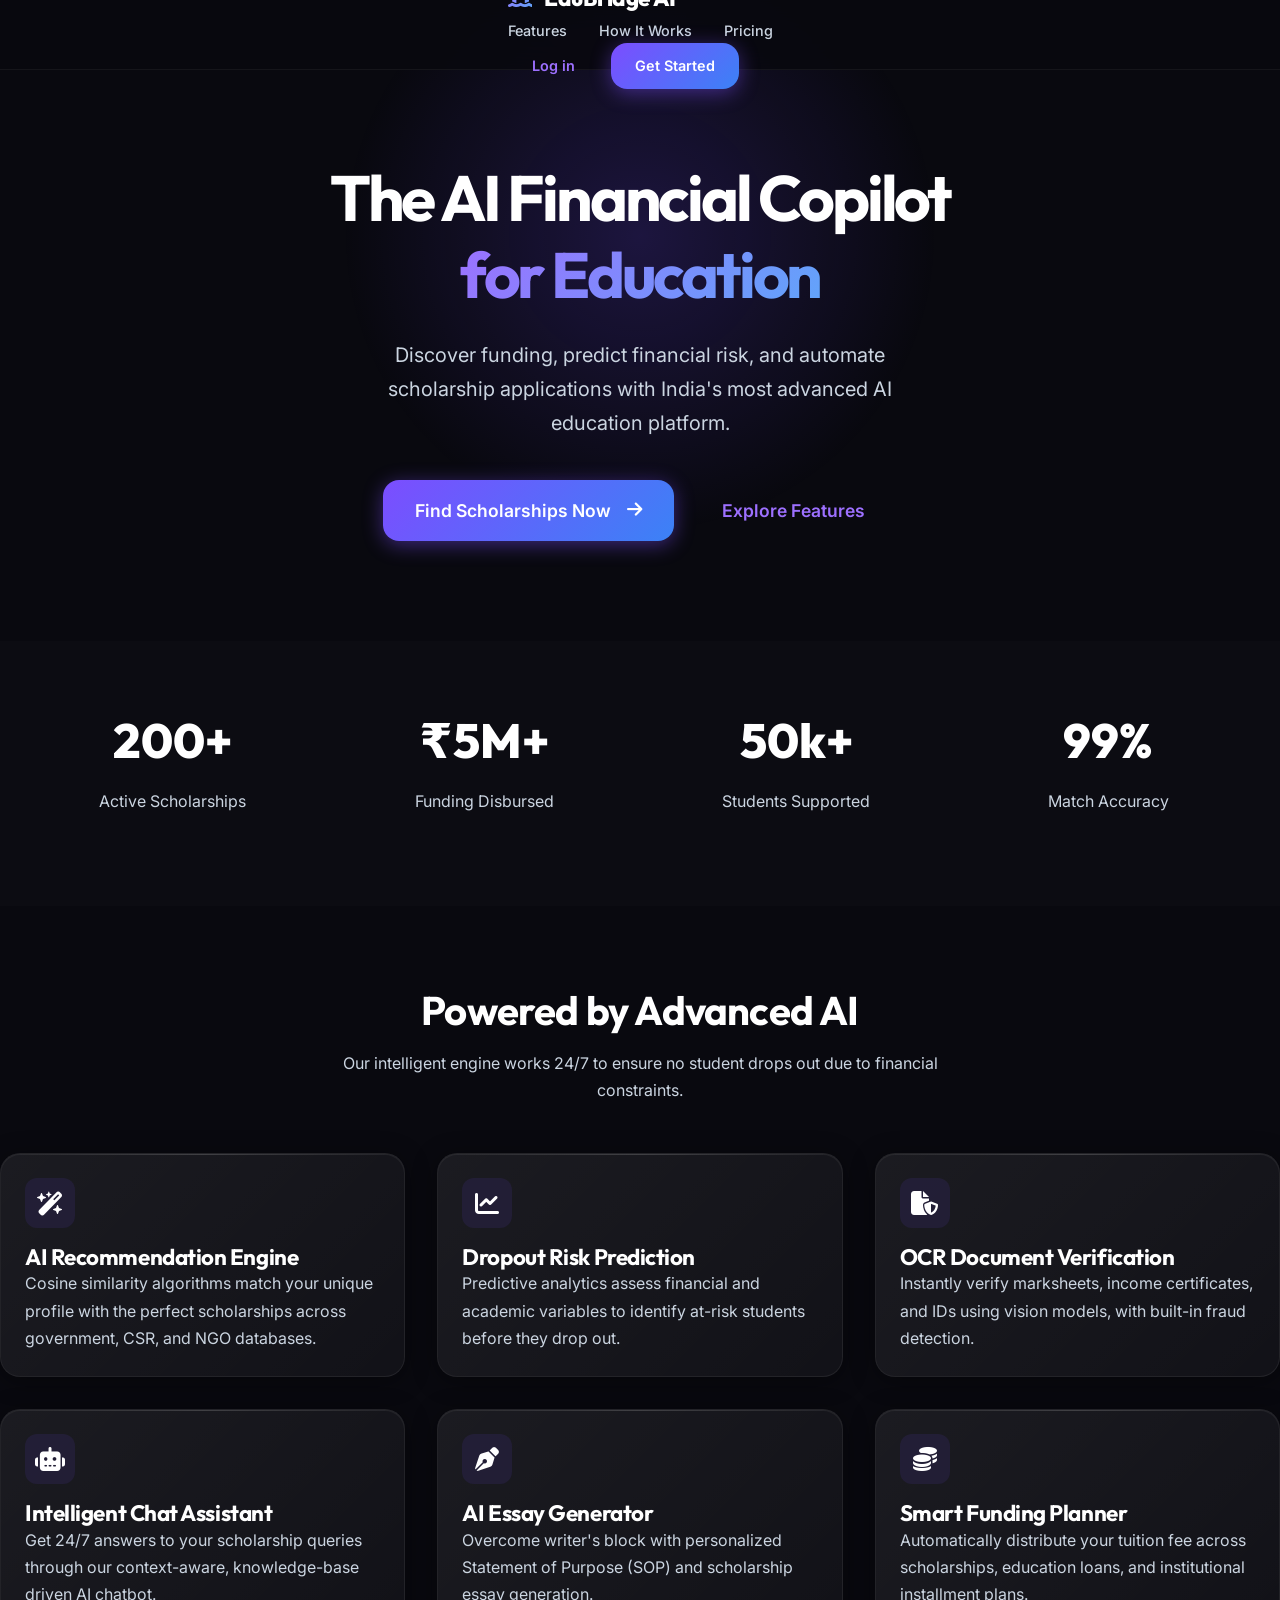
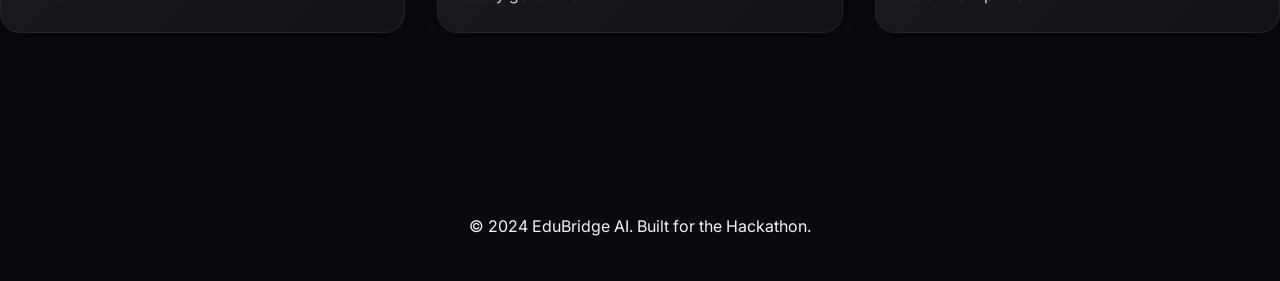
<file: index.html>
<!DOCTYPE html>
<html lang="en">
<head>
    <meta charset="UTF-8">
    <meta name="viewport" content="width=device-width, initial-scale=1.0">
    <title>EduBridge AI | The AI Financial Copilot for Education</title>
    <link rel="stylesheet" href="./frontend/css/main.css">
    <link rel="stylesheet" href="https://cdnjs.cloudflare.com/ajax/libs/font-awesome/6.4.0/css/all.min.css">
    <style>
        .hero {
            padding: 160px 0 100px;
            text-align: center;
            position: relative;
            overflow: hidden;
        }
        .hero::before {
            content: '';
            position: absolute;
            top: -10%;
            left: 50%;
            transform: translateX(-50%);
            width: 600px;
            height: 600px;
            background: radial-gradient(circle, rgba(108,71,255,0.2) 0%, rgba(10,10,15,0) 70%);
            z-index: -1;
        }
        .hero h1 {
            font-size: 4rem;
            margin-bottom: 1.5rem;
            letter-spacing: -0.05em;
        }
        .hero p {
            font-size: 1.25rem;
            color: var(--text-muted);
            max-width: 600px;
            margin: 0 auto 2.5rem;
        }
        .features {
            padding: 80px 0;
        }
        .features-grid {
            display: grid;
            grid-template-columns: repeat(auto-fit, minmax(300px, 1fr));
            gap: 2rem;
            margin-top: 3rem;
        }
        .feature-icon {
            width: 50px;
            height: 50px;
            border-radius: 12px;
            background: rgba(108, 71, 255, 0.1);
            color: var(--primary);
            display: flex;
            align-items: center;
            justify-content: center;
            font-size: 1.5rem;
            margin-bottom: 1rem;
        }
        .stats {
            padding: 60px 0;
            border-top: 1px solid var(--border-color);
            border-bottom: 1px solid var(--border-color);
            background: rgba(255,255,255,0.01);
        }
        .stats-grid {
            display: grid;
            grid-template-columns: repeat(4, 1fr);
            gap: 2rem;
            text-align: center;
        }
        .stat-number {
            font-size: 3rem;
            font-weight: 800;
            font-family: var(--font-display);
            margin-bottom: 0.5rem;
        }
    </style>
</head>
<body>
    <nav class="navbar">
        <div class="container">
            <a href="index.html" class="nav-brand">
                <i class="fa-solid fa-bridge-water text-gradient"></i> EduBridge AI
            </a>
            <ul class="nav-links">
                <li><a href="#features">Features</a></li>
                <li><a href="#how-it-works">How It Works</a></li>
                <li><a href="#pricing">Pricing</a></li>
            </ul>
            <div class="nav-auth">
                <a href="./frontend/pages/login.html" class="btn btn-outline">Log in</a>
                <a href="./frontend/pages/register.html" class="btn btn-primary">Get Started</a>
            </div>
        </div>
    </nav>

    <section class="hero animate-fade-in">
        <div class="container">
            <h1>The AI Financial Copilot <br> <span class="text-gradient">for Education</span></h1>
            <p>Discover funding, predict financial risk, and automate scholarship applications with India's most advanced AI education platform.</p>
            <div style="display: flex; gap: 1rem; justify-content: center;">
                <a href="./frontend/pages/register.html" class="btn btn-primary" style="padding: 1rem 2rem; font-size: 1.1rem;">Find Scholarships Now <i class="fa-solid fa-arrow-right" style="margin-left: 8px;"></i></a>
                <a href="#features" class="btn btn-outline" style="padding: 1rem 2rem; font-size: 1.1rem;">Explore Features</a>
            </div>
        </div>
    </section>

    <section class="stats">
        <div class="container stats-grid">
            <div>
                <div class="stat-number text-gradient-light">200+</div>
                <div class="text-muted">Active Scholarships</div>
            </div>
            <div>
                <div class="stat-number text-gradient-light">₹5M+</div>
                <div class="text-muted">Funding Disbursed</div>
            </div>
            <div>
                <div class="stat-number text-gradient-light">50k+</div>
                <div class="text-muted">Students Supported</div>
            </div>
            <div>
                <div class="stat-number text-gradient-light">99%</div>
                <div class="text-muted">Match Accuracy</div>
            </div>
        </div>
    </section>

    <section id="features" class="features container">
        <h2 class="text-center" style="font-size: 2.5rem; margin-bottom: 1rem;">Powered by Advanced AI</h2>
        <p class="text-center text-muted" style="max-width: 600px; margin: 0 auto;">Our intelligent engine works 24/7 to ensure no student drops out due to financial constraints.</p>
        
        <div class="features-grid">
            <div class="glass-card">
                <div class="feature-icon"><i class="fa-solid fa-wand-magic-sparkles"></i></div>
                <h3>AI Recommendation Engine</h3>
                <p class="text-muted mt-1">Cosine similarity algorithms match your unique profile with the perfect scholarships across government, CSR, and NGO databases.</p>
            </div>
            <div class="glass-card">
                <div class="feature-icon"><i class="fa-solid fa-chart-line"></i></div>
                <h3>Dropout Risk Prediction</h3>
                <p class="text-muted mt-1">Predictive analytics assess financial and academic variables to identify at-risk students before they drop out.</p>
            </div>
            <div class="glass-card">
                <div class="feature-icon"><i class="fa-solid fa-file-shield"></i></div>
                <h3>OCR Document Verification</h3>
                <p class="text-muted mt-1">Instantly verify marksheets, income certificates, and IDs using vision models, with built-in fraud detection.</p>
            </div>
            <div class="glass-card">
                <div class="feature-icon"><i class="fa-solid fa-robot"></i></div>
                <h3>Intelligent Chat Assistant</h3>
                <p class="text-muted mt-1">Get 24/7 answers to your scholarship queries through our context-aware, knowledge-base driven AI chatbot.</p>
            </div>
            <div class="glass-card">
                <div class="feature-icon"><i class="fa-solid fa-pen-nib"></i></div>
                <h3>AI Essay Generator</h3>
                <p class="text-muted mt-1">Overcome writer's block with personalized Statement of Purpose (SOP) and scholarship essay generation.</p>
            </div>
            <div class="glass-card">
                <div class="feature-icon"><i class="fa-solid fa-coins"></i></div>
                <h3>Smart Funding Planner</h3>
                <p class="text-muted mt-1">Automatically distribute your tuition fee across scholarships, education loans, and institutional installment plans.</p>
            </div>
        </div>
    </section>

    <footer style="text-align: center; padding: 40px 0; border-top: 1px solid var(--border-color); margin-top: 60px; color: var(--text-muted);">
        <p>&copy; 2024 EduBridge AI. Built for the Hackathon.</p>
    </footer>
</body>
</html>
</file>
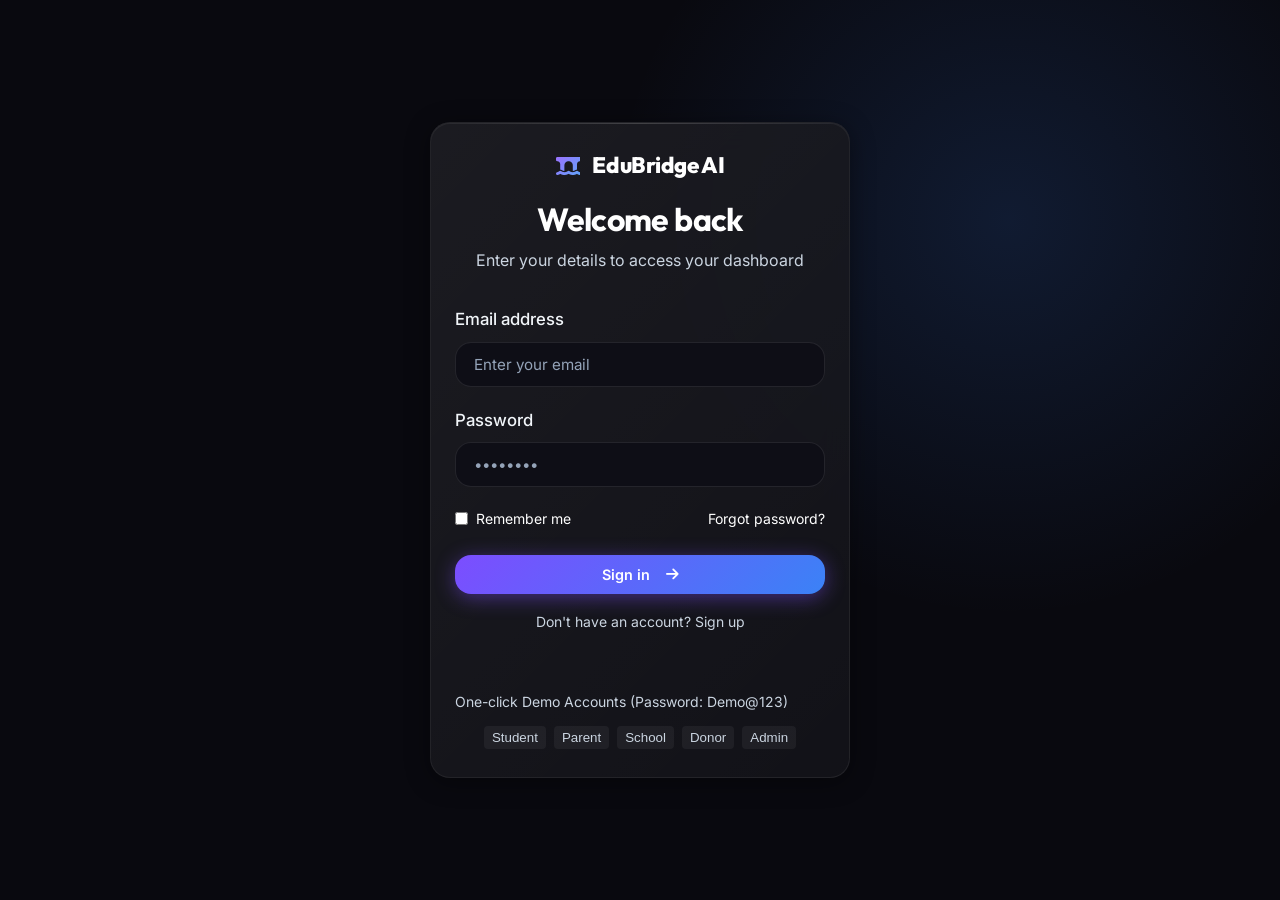
<file: frontend/pages/login.html>
<!DOCTYPE html>
<html lang="en">
<head>
    <meta charset="UTF-8">
    <meta name="viewport" content="width=device-width, initial-scale=1.0">
    <title>Login | EduBridge AI</title>
    <link rel="stylesheet" href="../css/main.css">
    <link rel="stylesheet" href="https://cdnjs.cloudflare.com/ajax/libs/font-awesome/6.4.0/css/all.min.css">
    <style>
        .auth-container {
            min-height: 100vh;
            display: flex;
            align-items: center;
            justify-content: center;
            padding: 2rem;
            position: relative;
            overflow: hidden;
        }
        .auth-container::before {
            content: '';
            position: absolute;
            top: -20%;
            right: -10%;
            width: 800px;
            height: 800px;
            background: radial-gradient(circle, rgba(59,130,246,0.15) 0%, rgba(10,10,15,0) 70%);
            z-index: -1;
        }
        .auth-card {
            width: 100%;
            max-width: 420px;
        }
        .auth-header {
            text-align: center;
            margin-bottom: 2rem;
        }
        .auth-header h1 {
            font-size: 2rem;
            margin-bottom: 0.5rem;
        }
        .form-options {
            display: flex;
            justify-content: space-between;
            align-items: center;
            font-size: 0.875rem;
            margin-bottom: 1.5rem;
        }
        .form-options a {
            color: var(--primary);
            text-decoration: none;
        }
        .demo-credentials {
            margin-top: 2rem;
            padding-top: 1.5rem;
            border-top: 1px solid var(--border-color);
            font-size: 0.875rem;
        }
        .demo-btn {
            display: inline-block;
            padding: 0.25rem 0.5rem;
            background: rgba(255,255,255,0.05);
            border: 1px solid var(--border-color);
            border-radius: 4px;
            cursor: pointer;
            margin: 0.25rem;
            color: var(--text-muted);
            transition: all 0.2s;
        }
        .demo-btn:hover {
            color: white;
            border-color: var(--primary);
        }
    </style>
</head>
<body>
    <div class="auth-container">
        <div class="glass-card auth-card animate-fade-in">
            <div class="auth-header">
                <a href="../../index.html" class="nav-brand" style="justify-content: center; margin-bottom: 1rem;">
                    <i class="fa-solid fa-bridge-water text-gradient"></i> EduBridge AI
                </a>
                <h1>Welcome back</h1>
                <p class="text-muted">Enter your details to access your dashboard</p>
            </div>

            <form id="loginForm">
                <div class="form-group">
                    <label class="form-label">Email address</label>
                    <input type="email" id="email" class="form-control" required placeholder="Enter your email">
                </div>
                
                <div class="form-group">
                    <label class="form-label">Password</label>
                    <input type="password" id="password" class="form-control" required placeholder="••••••••">
                </div>

                <div class="form-options">
                    <label style="display: flex; align-items: center; gap: 0.5rem;">
                        <input type="checkbox"> Remember me
                    </label>
                    <a href="#">Forgot password?</a>
                </div>

                <button type="submit" class="btn btn-primary" style="width: 100%;">Sign in <i class="fa-solid fa-arrow-right" style="margin-left: 8px;"></i></button>
            </form>

            <div class="text-center mt-4">
                <p class="text-muted" style="font-size: 0.875rem;">
                    Don't have an account? <a href="register.html" style="color: var(--primary); text-decoration: none;">Sign up</a>
                </p>
            </div>

            <div class="demo-credentials">
                <p class="text-muted" style="margin-bottom: 0.5rem;">One-click Demo Accounts (Password: Demo@123)</p>
                <div style="display: flex; flex-wrap: wrap; justify-content: center;">
                    <button class="demo-btn" onclick="fillDemo('student')">Student</button>
                    <button class="demo-btn" onclick="fillDemo('parent')">Parent</button>
                    <button class="demo-btn" onclick="fillDemo('school')">School</button>
                    <button class="demo-btn" onclick="fillDemo('donor')">Donor</button>
                    <button class="demo-btn" onclick="fillDemo('admin')">Admin</button>
                </div>
            </div>
        </div>
    </div>

    <script src="../js/core/api.js"></script>
    <script>
        document.getElementById('loginForm').addEventListener('submit', async (e) => {
            e.preventDefault();
            const btn = e.target.querySelector('button[type="submit"]');
            btn.innerHTML = '<i class="fa-solid fa-circle-notch fa-spin"></i> Signing in...';
            btn.disabled = true;

            try {
                const data = await API.login(
                    document.getElementById('email').value,
                    document.getElementById('password').value
                );
                
                UI.showToast('Login successful! Redirecting...', 'success');
                
                // Route to correct dashboard based on role
                setTimeout(() => {
                    const role = data.user.role;
                    if (role === 'student') window.location.href = 'student-dashboard.html';
                    else if (role === 'school') window.location.href = 'school-dashboard.html';
                    else if (role === 'donor') window.location.href = 'donor-dashboard.html';
                    else if (role === 'admin') window.location.href = 'admin-dashboard.html';
                    else window.location.href = '../../index.html';
                }, 1000);
            } catch (error) {
                UI.showToast(error.message, 'error');
                btn.innerHTML = 'Sign in <i class="fa-solid fa-arrow-right" style="margin-left: 8px;"></i>';
                btn.disabled = false;
            }
        });

        function fillDemo(role) {
            document.getElementById('email').value = `${role}@demo.com`;
            document.getElementById('password').value = 'Demo@123';
        }
    </script>
</body>
</html>
</file>
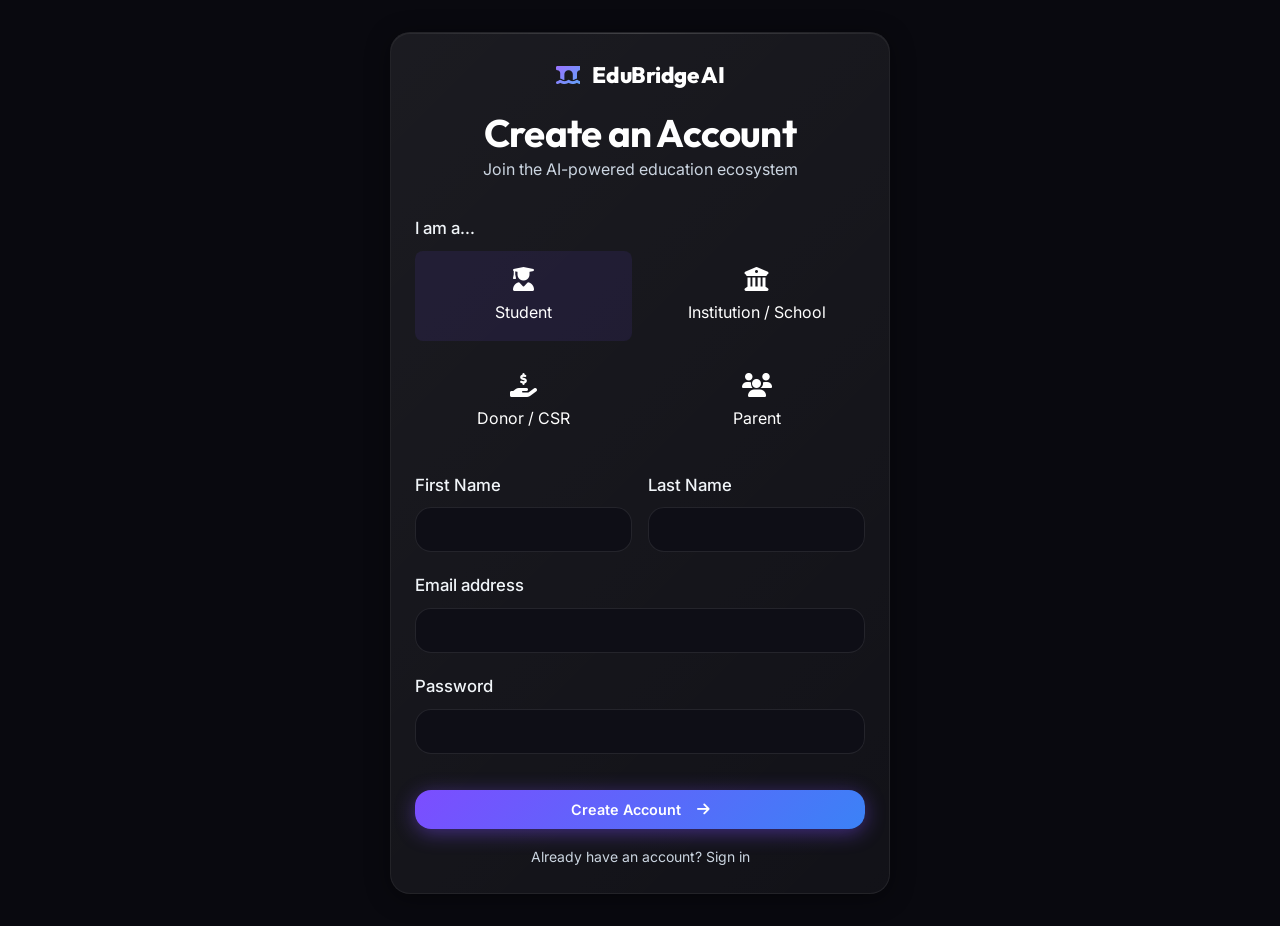
<file: frontend/pages/register.html>
<!DOCTYPE html>
<html lang="en">
<head>
    <meta charset="UTF-8">
    <meta name="viewport" content="width=device-width, initial-scale=1.0">
    <title>Register | EduBridge AI</title>
    <link rel="stylesheet" href="../css/main.css">
    <link rel="stylesheet" href="https://cdnjs.cloudflare.com/ajax/libs/font-awesome/6.4.0/css/all.min.css">
    <style>
        .auth-container {
            min-height: 100vh;
            display: flex;
            align-items: center;
            justify-content: center;
            padding: 2rem;
            position: relative;
        }
        .auth-card {
            width: 100%;
            max-width: 500px;
        }
        .auth-header {
            text-align: center;
            margin-bottom: 2rem;
        }
        .role-selector {
            display: grid;
            grid-template-columns: repeat(2, 1fr);
            gap: 1rem;
            margin-bottom: 1.5rem;
        }
        .role-card {
            border: 1px solid var(--border-color);
            border-radius: 8px;
            padding: 1rem;
            text-align: center;
            cursor: pointer;
            transition: all 0.2s;
        }
        .role-card:hover {
            border-color: var(--primary);
            background: rgba(108,71,255,0.05);
        }
        .role-card.active {
            border-color: var(--primary);
            background: rgba(108,71,255,0.1);
        }
        .grid-2 {
            display: grid;
            grid-template-columns: 1fr 1fr;
            gap: 1rem;
        }
    </style>
</head>
<body>
    <div class="auth-container">
        <div class="glass-card auth-card animate-fade-in">
            <div class="auth-header">
                <a href="../../index.html" class="nav-brand" style="justify-content: center; margin-bottom: 1rem;">
                    <i class="fa-solid fa-bridge-water text-gradient"></i> EduBridge AI
                </a>
                <h1>Create an Account</h1>
                <p class="text-muted">Join the AI-powered education ecosystem</p>
            </div>

            <form id="registerForm">
                <label class="form-label">I am a...</label>
                <div class="role-selector" id="roleSelector">
                    <div class="role-card active" data-role="student">
                        <i class="fa-solid fa-user-graduate" style="font-size: 1.5rem; margin-bottom: 0.5rem; color: var(--primary);"></i>
                        <div>Student</div>
                    </div>
                    <div class="role-card" data-role="school">
                        <i class="fa-solid fa-building-columns" style="font-size: 1.5rem; margin-bottom: 0.5rem; color: var(--secondary);"></i>
                        <div>Institution / School</div>
                    </div>
                    <div class="role-card" data-role="donor">
                        <i class="fa-solid fa-hand-holding-dollar" style="font-size: 1.5rem; margin-bottom: 0.5rem; color: var(--success);"></i>
                        <div>Donor / CSR</div>
                    </div>
                    <div class="role-card" data-role="parent">
                        <i class="fa-solid fa-users" style="font-size: 1.5rem; margin-bottom: 0.5rem; color: var(--warning);"></i>
                        <div>Parent</div>
                    </div>
                </div>

                <div class="grid-2">
                    <div class="form-group">
                        <label class="form-label">First Name</label>
                        <input type="text" id="firstName" class="form-control" required>
                    </div>
                    <div class="form-group">
                        <label class="form-label">Last Name</label>
                        <input type="text" id="lastName" class="form-control" required>
                    </div>
                </div>

                <div class="form-group" id="orgNameGroup" style="display: none;">
                    <label class="form-label">Organization / Institution Name</label>
                    <input type="text" id="orgName" class="form-control">
                </div>

                <div class="form-group">
                    <label class="form-label">Email address</label>
                    <input type="email" id="email" class="form-control" required>
                </div>
                
                <div class="form-group">
                    <label class="form-label">Password</label>
                    <input type="password" id="password" class="form-control" required minlength="6">
                </div>

                <button type="submit" class="btn btn-primary" style="width: 100%; margin-top: 1rem;">Create Account <i class="fa-solid fa-arrow-right" style="margin-left: 8px;"></i></button>
            </form>

            <div class="text-center mt-4">
                <p class="text-muted" style="font-size: 0.875rem;">
                    Already have an account? <a href="login.html" style="color: var(--primary); text-decoration: none;">Sign in</a>
                </p>
            </div>
        </div>
    </div>

    <script src="../js/core/api.js"></script>
    <script>
        let selectedRole = 'student';

        document.querySelectorAll('.role-card').forEach(card => {
            card.addEventListener('click', () => {
                document.querySelectorAll('.role-card').forEach(c => c.classList.remove('active'));
                card.classList.add('active');
                selectedRole = card.dataset.role;
                
                const orgGroup = document.getElementById('orgNameGroup');
                if (['school', 'donor'].includes(selectedRole)) {
                    orgGroup.style.display = 'block';
                    document.getElementById('orgName').required = true;
                } else {
                    orgGroup.style.display = 'none';
                    document.getElementById('orgName').required = false;
                }
            });
        });

        document.getElementById('registerForm').addEventListener('submit', async (e) => {
            e.preventDefault();
            const btn = e.target.querySelector('button[type="submit"]');
            btn.innerHTML = '<i class="fa-solid fa-circle-notch fa-spin"></i> Creating...';
            btn.disabled = true;

            const payload = {
                role: selectedRole,
                first_name: document.getElementById('firstName').value,
                last_name: document.getElementById('lastName').value,
                email: document.getElementById('email').value,
                password: document.getElementById('password').value,
                organization_name: document.getElementById('orgName').value,
            };

            try {
                const data = await API.request('/auth/register', {
                    method: 'POST',
                    body: JSON.stringify(payload)
                });
                
                UI.showToast('Registration successful! Please login.', 'success');
                setTimeout(() => window.location.href = 'login.html', 1500);
            } catch (error) {
                UI.showToast(error.message, 'error');
                btn.innerHTML = 'Create Account <i class="fa-solid fa-arrow-right" style="margin-left: 8px;"></i>';
                btn.disabled = false;
            }
        });
    </script>
</body>
</html>
</file>
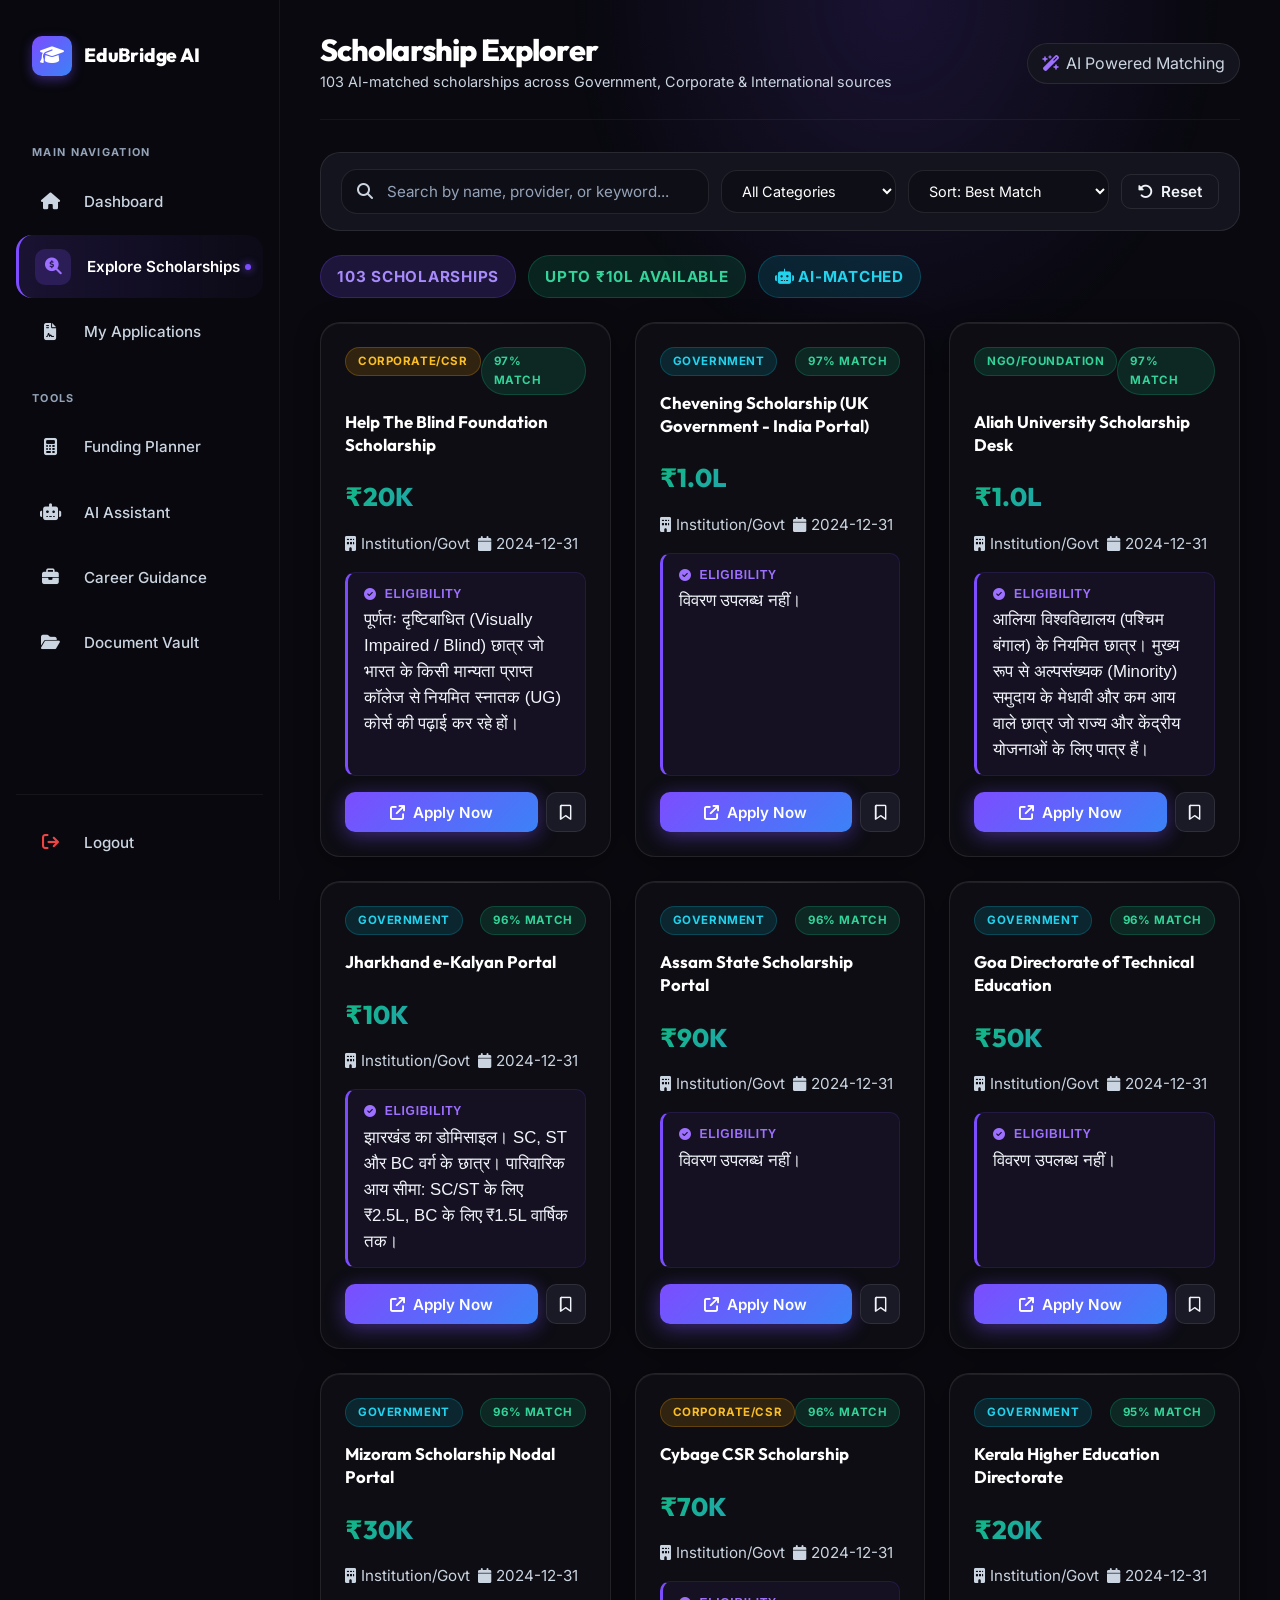
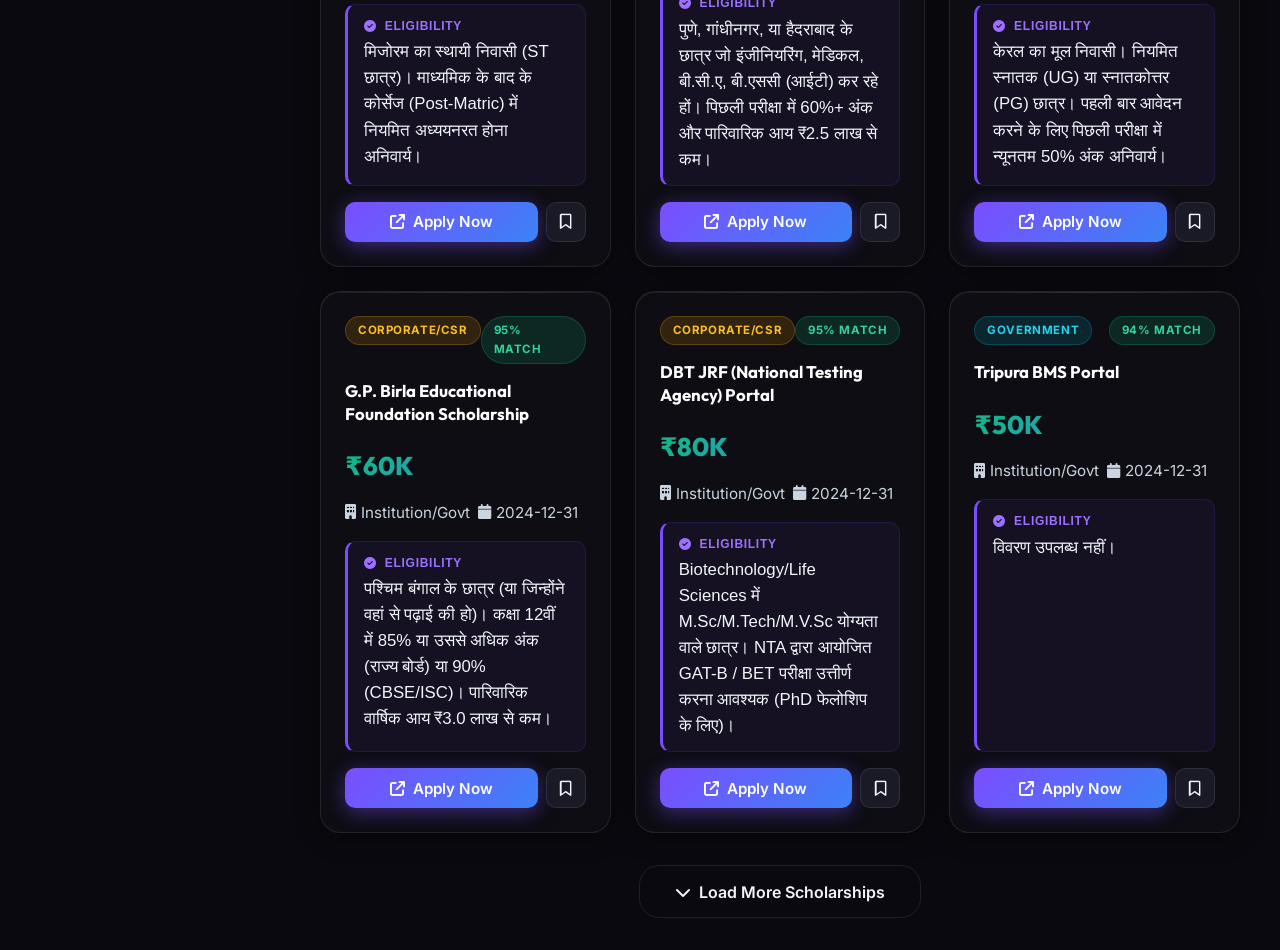
<file: frontend/pages/scholarships.html>
<!DOCTYPE html>
<html lang="en">
<head>
    <meta charset="UTF-8">
    <meta name="viewport" content="width=device-width, initial-scale=1.0">
    <title>Scholarship Explorer | EduBridge AI</title>
    <meta name="description" content="Explore 100+ scholarships tailored to your academic profile with AI-powered matching.">
    <link rel="stylesheet" href="../css/main.css">
    <link rel="stylesheet" href="https://cdnjs.cloudflare.com/ajax/libs/font-awesome/6.5.0/css/all.min.css">
</head>
<body>

<!-- Mobile Top Bar -->
<div class="mobile-topbar" id="mobileTopbar">
    <button class="hamburger-btn" onclick="toggleSidebar()" aria-label="Open menu">
        <i class="fa-solid fa-bars"></i>
    </button>
    <span style="font-family:var(--font-display);font-weight:800;font-size:1.1rem;">EduBridge AI</span>
    <div class="avatar" style="width:36px;height:36px;font-size:1.05rem;">S</div>
</div>
<div class="sidebar-overlay" id="sidebarOverlay" onclick="toggleSidebar()"></div>

<div class="dashboard-layout">
    <!-- ═══ SIDEBAR ═══ -->
    <aside class="sidebar" id="sidebar">
        <a href="../../index.html" class="sidebar-brand">
            <div class="sidebar-brand-icon"><i class="fa-solid fa-graduation-cap"></i></div>
            <span class="sidebar-brand-text">EduBridge AI</span>
        </a>

        <span class="sidebar-section-label">Main Navigation</span>

        <a href="student-dashboard.html" class="nav-item">
            <div class="nav-item-icon"><i class="fa-solid fa-house"></i></div>
            <span>Dashboard</span>
        </a>
        <a href="scholarships.html" class="nav-item active">
            <div class="nav-item-icon"><i class="fa-solid fa-magnifying-glass-dollar"></i></div>
            <span>Explore Scholarships</span>
        </a>
        <a href="applications.html" class="nav-item">
            <div class="nav-item-icon"><i class="fa-solid fa-file-contract"></i></div>
            <span>My Applications</span>
        </a>

        <span class="sidebar-section-label">Tools</span>

        <a href="funding-planner.html" class="nav-item">
            <div class="nav-item-icon"><i class="fa-solid fa-calculator"></i></div>
            <span>Funding Planner</span>
        </a>
        <a href="ai-chat.html" class="nav-item">
            <div class="nav-item-icon"><i class="fa-solid fa-robot"></i></div>
            <span>AI Assistant</span>
        </a>
        <a href="career.html" class="nav-item">
            <div class="nav-item-icon"><i class="fa-solid fa-briefcase"></i></div>
            <span>Career Guidance</span>
        </a>
        <a href="documents.html" class="nav-item">
            <div class="nav-item-icon"><i class="fa-solid fa-folder-open"></i></div>
            <span>Document Vault</span>
        </a>

        <div class="sidebar-footer">
            <a href="#" class="nav-item" onclick="handleLogout(event)">
                <div class="nav-item-icon" style="color:var(--clr-danger)"><i class="fa-solid fa-arrow-right-from-bracket"></i></div>
                <span>Logout</span>
            </a>
        </div>
    </aside>

    <!-- ═══ MAIN CONTENT ═══ -->
    <main class="main-content">
        <div class="page-content">

            <!-- Top Header -->
            <div class="top-header animate-fade-up">
                <div>
                    <h1 class="page-title">Scholarship Explorer</h1>
                    <p class="page-subtitle" id="scholarshipCount">Loading scholarships...</p>
                </div>
                <div class="header-actions">
                    <div style="background:var(--bg-elevated);border:1px solid var(--border-soft);border-radius:var(--r-full);padding:6px 14px;font-size:1rem;color:var(--text-muted);display:flex;align-items:center;gap:6px;">
                        <i class="fa-solid fa-wand-magic-sparkles" style="color:var(--clr-primary-light)"></i>
                        AI Powered Matching
                    </div>
                </div>
            </div>

            <!-- Filter Bar -->
            <div class="filter-bar animate-fade-up delay-1">
                <div class="filter-search input-icon-wrap">
                    <i class="input-icon fa-solid fa-magnifying-glass"></i>
                    <input type="text" class="form-control filter-input" id="searchInput"
                        placeholder="Search by name, provider, or keyword..."
                        oninput="filterScholarships()">
                </div>
                <select class="filter-select" id="typeFilter" onchange="filterScholarships()">
                    <option value="">All Categories</option>
                    <option value="government">Government</option>
                    <option value="csr">CSR / Corporate</option>
                    <option value="ngo">NGO / Foundation</option>
                    <option value="international">International</option>
                    <option value="psu">PSU</option>
                    <option value="university">University</option>
                </select>
                <select class="filter-select" id="sortFilter" onchange="filterScholarships()">
                    <option value="fit">Sort: Best Match</option>
                    <option value="amount_high">Sort: Highest Amount</option>
                    <option value="amount_low">Sort: Lowest Amount</option>
                    <option value="name">Sort: Name A-Z</option>
                </select>
                <button class="btn btn-ghost btn-sm" onclick="resetFilters()" style="white-space:nowrap">
                    <i class="fa-solid fa-rotate-left"></i> Reset
                </button>
            </div>

            <!-- Stats Bar -->
            <div class="flex gap-3 mb-6 animate-fade-up delay-2" id="statsBar" style="flex-wrap:wrap;">
                <div class="badge badge-primary" style="padding:.5rem 1rem;font-size:.95rem;" id="countBadge">0 scholarships</div>
                <div class="badge badge-success" style="padding:.5rem 1rem;font-size:.95rem;">Upto ₹10L available</div>
                <div class="badge badge-info" style="padding:.5rem 1rem;font-size:.95rem;"><i class="fa-solid fa-robot"></i> AI-Matched</div>
            </div>

            <!-- Scholarship Grid -->
            <div class="scholarship-grid animate-fade-up delay-3" id="scholarshipsContainer">
                <div style="grid-column:1/-1;text-align:center;padding:5rem;color:var(--text-muted);">
                    <i class="fa-solid fa-circle-notch fa-spin" style="font-size:2rem;margin-bottom:1rem;display:block;color:var(--clr-primary-light);"></i>
                    <p>AI is analyzing your profile to find best matches...</p>
                </div>
            </div>

            <!-- Load More -->
            <div class="text-center mt-8" id="loadMoreWrap" style="display:none;">
                <button class="btn btn-ghost btn-lg" id="loadMoreBtn" onclick="loadMore()">
                    <i class="fa-solid fa-chevron-down"></i> Load More Scholarships
                </button>
            </div>

        </div>
    </main>
</div>

<!-- Toast Container -->
<div class="toast-container" id="toastContainer"></div>

<script src="../js/core/api.js"></script>
<script>
// ══════════════════════════════════════════
//  Scholarship Explorer JS — EduBridge AI v3
// ══════════════════════════════════════════

const SCHOLARSHIPS_PER_PAGE = 12;
let currentPage = 1;
let filteredData = [];

// Type mapping for display
const typeLabels = {
    government:   { label: 'Government',   badgeClass: 'badge-info' },
    csr:          { label: 'Corporate/CSR', badgeClass: 'badge-warning' },
    ngo:          { label: 'NGO/Foundation',badgeClass: 'badge-success' },
    international:{ label: 'International', badgeClass: 'badge-primary' },
    psu:          { label: 'PSU',           badgeClass: 'badge-neutral' },
    university:   { label: 'University',    badgeClass: 'badge-danger' }
};

// ── Sidebar Toggle ──
function toggleSidebar() {
    document.getElementById('sidebar').classList.toggle('open');
    document.getElementById('sidebarOverlay').classList.toggle('active');
}

// ── Logout ──
function handleLogout(e) {
    e.preventDefault();
    if (typeof API !== 'undefined' && API.logout) API.logout();
    else { localStorage.clear(); window.location.href = 'login.html'; }
}

// ── Toast ──
function showToast(msg, type = 'info') {
    const container = document.getElementById('toastContainer');
    const toast = document.createElement('div');
    toast.className = `toast ${type}`;
    toast.innerHTML = msg;
    container.appendChild(toast);
    setTimeout(() => { toast.style.opacity='0'; toast.style.transform='translateX(120%)'; toast.style.transition='all .3s ease'; setTimeout(()=>toast.remove(),300); }, 4000);
}

// ── Format currency ──
function formatAmount(amount) {
    if (!amount) return 'Varies';
    if (amount >= 100000) return '₹' + (amount/100000).toFixed(1) + 'L';
    if (amount >= 1000)   return '₹' + (amount/1000).toFixed(0) + 'K';
    return '₹' + amount;
}

// ── Get fit badge ──
function getFitBadge(score) {
    if (!score) return '';
    const cls = score >= 85 ? 'badge-success' : score >= 70 ? 'badge-warning' : 'badge-neutral';
    return `<span class="badge ${cls}" title="AI Match Score">${score}% match</span>`;
}

// ── Render card ──
function renderCard(s) {
    const typeInfo = typeLabels[s.type] || typeLabels['ngo'];
    const reqText = s.requirement || 'Eligibility details not available.';
    const displayReq = reqText.length > 180 ? reqText.substring(0, 180) + '...' : reqText;

    return `
    <div class="sch-card" data-type="${s.type || ''}" data-name="${s.name || ''}">
        <div class="sch-top">
            <span class="badge ${typeInfo.badgeClass}">${typeInfo.label}</span>
            ${getFitBadge(s.fit_score)}
        </div>
        <div class="sch-name">${s.name}</div>
        <div class="sch-amount">${formatAmount(s.amount)}</div>
        <div class="sch-meta">
            <div class="sch-meta-item"><i class="fa-solid fa-building"></i> ${s.provider || 'Various'}</div>
            ${s.deadline ? `<div class="sch-meta-item"><i class="fa-solid fa-calendar"></i> ${s.deadline}</div>` : ''}
        </div>
        <div class="sch-requirement">
            <strong><i class="fa-solid fa-circle-check" style="margin-right:4px;"></i> Eligibility</strong>
            ${displayReq}
        </div>
        <div class="sch-actions">
            <a href="${s.url || '#'}" target="_blank" rel="noopener" class="btn btn-primary btn-sm" style="flex:1;">
                <i class="fa-solid fa-arrow-up-right-from-square"></i> Apply Now
            </a>
            <button class="btn btn-ghost btn-sm btn-icon" title="Save scholarship" onclick="saveScholarship(this, '${s.name.replace(/'/g,"\\'")}')">
                <i class="fa-regular fa-bookmark"></i>
            </button>
        </div>
    </div>`;
}

// ── Save scholarship ──
function saveScholarship(btn, name) {
    const icon = btn.querySelector('i');
    if (icon.classList.contains('fa-regular')) {
        icon.classList.replace('fa-regular', 'fa-solid');
        btn.style.color = 'var(--clr-primary-light)';
        showToast(`<i class="fa-solid fa-bookmark" style="color:var(--clr-primary-light)"></i> Saved: ${name}`, 'info');
    } else {
        icon.classList.replace('fa-solid', 'fa-regular');
        btn.style.color = '';
    }
}

// ── Filter & sort ──
function filterScholarships() {
    const search   = document.getElementById('searchInput').value.toLowerCase().trim();
    const typeVal  = document.getElementById('typeFilter').value;
    const sortVal  = document.getElementById('sortFilter').value;

    filteredData = window.ALL_SCHOLARSHIPS.filter(s => {
        const matchesSearch = !search ||
            (s.name && s.name.toLowerCase().includes(search)) ||
            (s.provider && s.provider.toLowerCase().includes(search)) ||
            (s.requirement && s.requirement.toLowerCase().includes(search));
        const matchesType = !typeVal || s.type === typeVal;
        return matchesSearch && matchesType;
    });

    // Sort
    if (sortVal === 'fit')          filteredData.sort((a,b) => (b.fit_score||0) - (a.fit_score||0));
    else if (sortVal === 'amount_high') filteredData.sort((a,b) => (b.amount||0) - (a.amount||0));
    else if (sortVal === 'amount_low')  filteredData.sort((a,b) => (a.amount||0) - (b.amount||0));
    else if (sortVal === 'name')        filteredData.sort((a,b) => (a.name||'').localeCompare(b.name||''));

    currentPage = 1;
    renderPage();
    document.getElementById('countBadge').textContent = `${filteredData.length} scholarships`;
}

// ── Render current page ──
function renderPage() {
    const container = document.getElementById('scholarshipsContainer');
    const start = 0;
    const end   = currentPage * SCHOLARSHIPS_PER_PAGE;
    const visible = filteredData.slice(start, end);

    if (visible.length === 0) {
        container.innerHTML = `
        <div style="grid-column:1/-1;text-align:center;padding:5rem;color:var(--text-muted);">
            <i class="fa-solid fa-circle-xmark" style="font-size:2.5rem;margin-bottom:1rem;display:block;color:var(--clr-danger);opacity:.5;"></i>
            <h3 style="margin-bottom:.5rem;color:var(--text-muted);">No scholarships found</h3>
            <p style="font-size:1.1rem;">Try adjusting your search or filters.</p>
        </div>`;
    } else {
        container.innerHTML = visible.map(s => renderCard(s)).join('');
    }

    const loadMoreWrap = document.getElementById('loadMoreWrap');
    loadMoreWrap.style.display = filteredData.length > end ? 'block' : 'none';
}

// ── Load more ──
function loadMore() {
    currentPage++;
    renderPage();
    document.getElementById('loadMoreBtn').innerHTML = '<i class="fa-solid fa-circle-notch fa-spin"></i> Loading...';
    setTimeout(() => {
        document.getElementById('loadMoreBtn').innerHTML = '<i class="fa-solid fa-chevron-down"></i> Load More Scholarships';
    }, 400);
}

// ── Reset filters ──
function resetFilters() {
    document.getElementById('searchInput').value = '';
    document.getElementById('typeFilter').value = '';
    document.getElementById('sortFilter').value = 'fit';
    filterScholarships();
}

// ── Init ──
document.addEventListener('DOMContentLoaded', () => {
    const total = window.ALL_SCHOLARSHIPS ? window.ALL_SCHOLARSHIPS.length : 0;
    document.getElementById('scholarshipCount').textContent =
        `${total} AI-matched scholarships across Government, Corporate & International sources`;
    document.getElementById('countBadge').textContent = `${total} scholarships`;
    filteredData = [...(window.ALL_SCHOLARSHIPS || [])];
    filteredData.sort((a,b) => (b.fit_score||0) - (a.fit_score||0));
    renderPage();
});
</script>

<!-- Scholarship Data (loaded first) -->
<script>
window.ALL_SCHOLARSHIPS = [
    {"name": "National Scholarship Portal (NSP)", "provider": "Institution/Govt", "type": "government", "amount": 20000, "fit_score": 71, "deadline": "2024-12-31", "url": "https://scholarships.gov.in", "requirement": "भारतीय नागरिक। कक्षा 1 से PhD तक। पारिवारिक आय ₹1.0L से ₹6.0L वार्षिक (योजनानुसार)। न्यूनतम 50%-60% अंक। आधार कार्ड और One-Time Registration (OTR) अनिवार्य।"},
    {"name": "National Scholarship for Post Graduate Studies (myScheme)", "provider": "Institution/Govt", "type": "government", "amount": 20000, "fit_score": 75, "deadline": "2024-12-31", "url": "https://www.myscheme.gov.in/schemes/nsfpgs", "requirement": "UGC मान्यता प्राप्त संस्थान से regular पोस्ट-ग्रेजुएशन (PG) प्रथम वर्ष के छात्र। आयु 30 वर्ष से कम। मेधावी और आर्थिक रूप से कमजोर वर्ग।"},
    {"name": "Buddy4Study Scholarship Search Engine", "provider": "Institution/Govt", "type": "government", "amount": 90000, "fit_score": 76, "deadline": "2024-12-31", "url": "https://www.buddy4study.com/scholarships", "requirement": "कक्षा 1 से कॉलेज स्तर तक के भारतीय छात्र। योग्यता और आय सीमा विशिष्ट कॉर्पोरेट प्रोग्राम (जैसे HDFC, Tata, Kotak) के अनुसार अलग-अलग (सामान्यतः आय ₹6-8L से कम, अंक 60%+)।"},
    {"name": "Education Future International Scholarship (Buddy4Study)", "provider": "Institution/Govt", "type": "ngo", "amount": 30000, "fit_score": 74, "deadline": "2024-12-31", "url": "https://www.buddy4study.com/scholarship/education-future-international-scholarship", "requirement": "विदेश में उच्च शिक्षा (UG/PG) के लिए जाने वाले भारतीय छात्र। न्यूनतम 60% अंक। छात्र को पढ़ाई का कुछ हिस्सा लोन या स्वयं के फंड से वहन करना होगा।"},
    {"name": "Vidya Lakshmi Portal (Education Loan & Support)", "provider": "Institution/Govt", "type": "ngo", "amount": 90000, "fit_score": 76, "deadline": "2024-12-31", "url": "https://www.vidyalakshmi.co.in", "requirement": "यह एजुकेशन लोन पोर्टल है। भारत या विदेश में उच्च शिक्षा के लिए मान्यता प्राप्त संस्थान में प्रवेश (Admission Proof) और सह-आवेदक (माता-पिता) की आय का विवरण आवश्यक।"},
    {"name": "AICTE JK Scholarship (PMSSS for J&K and Ladakh)", "provider": "Institution/Govt", "type": "ngo", "amount": 80000, "fit_score": 81, "deadline": "2024-12-31", "url": "https://www.aicte-jk-scholarship-gov.in", "requirement": "जम्मू-कश्मीर या लद्दाख का मूल निवासी (Domicile)। 10+2 वहां के स्थानीय या CBSE बोर्ड से पास। पारिवारिक वार्षिक आय ₹8.0 लाख से कम।"},
    {"name": "AICTE Student Development Schemes", "provider": "Institution/Govt", "type": "ngo", "amount": 30000, "fit_score": 86, "deadline": "2024-12-31", "url": "https://www.aicte-india.org/schemes/students-development-schemes", "requirement": "AICTE से स्वीकृत तकनीकी संस्थानों (Engineering/Pharmacy/MBA) के नियमित छात्र। PRAGATI (छात्राओं के लिए), SAKSHAM (दिव्यांगों के लिए) और GATE/GPAT योग्य PG छात्रों के लिए फेलोशिप।"},
    {"name": "INSPIRE Scholarship (DST)", "provider": "Institution/Govt", "type": "ngo", "amount": 90000, "fit_score": 76, "deadline": "2024-12-31", "url": "https://www.online-inspire.gov.in", "requirement": "Basic & Natural Sciences (B.Sc, M.Sc) में प्रवेश। अपने राज्य/केंद्रीय बोर्ड के 12वीं कक्षा के रिजल्ट में टॉप 1% रैंक में होना अनिवार्य, या IIT-JEE/NEET में टॉप रैंकर्स।"},
    {"name": "Uttar Pradesh Scholarship Portal", "provider": "Institution/Govt", "type": "government", "amount": 20000, "fit_score": 87, "deadline": "2024-12-31", "url": "https://scholarship.up.gov.in", "requirement": "यूपी का मूल निवासी। SC/ST/OBC/Minority/General (EWS)। आय सीमा: प्री-मैट्रिक ₹1.0L, पोस्ट-मैट्रिक ₹2.0L (OBC/Gen) और ₹2.5L (SC/ST) वार्षिक।"},
    {"name": "Maharashtra MahaDBT Portal", "provider": "Institution/Govt", "type": "government", "amount": 30000, "fit_score": 78, "deadline": "2024-12-31", "url": "https://mahadbt.maharashtra.gov.in", "requirement": "महाराष्ट्र का डोमिसाइल। CAP राउंड के माध्यम से व्यावसायिक कोर्सेज में प्रवेश। पारिवारिक वार्षिक आय ₹8.0 लाख तक (EBC/OBC योजनाओं के लिए)।"},
    {"name": "Madhya Pradesh Scholarship Portal", "provider": "Institution/Govt", "type": "government", "amount": 10000, "fit_score": 80, "deadline": "2024-12-31", "url": "https://scholarshiportal.mp.nic.in", "requirement": "एमपी का स्थायी निवासी। SC/ST/OBC/Minority वर्ग। पोस्ट-मैट्रिक छात्रवृत्ति के लिए सरकारी/मान्यता प्राप्त कॉलेज में नियमित प्रवेश और वैध आय प्रमाण पत्र।"},
    {"name": "Digital Gujarat Portal", "provider": "Institution/Govt", "type": "government", "amount": 60000, "fit_score": 71, "deadline": "2024-12-31", "url": "https://www.digitalgujarat.gov.in", "requirement": "गुजरात का मूल निवासी। अनुसूचित जाति, जनजाति, सामाजिक और शैक्षणिक रूप से पिछड़े वर्ग (SEBC) और अल्पसंख्यक। आय सीमा ₹2.5 लाख से ₹6 लाख तक (योजनानुसार)।"},
    {"name": "Rajasthan SJE Portal", "provider": "Institution/Govt", "type": "government", "amount": 20000, "fit_score": 79, "deadline": "2024-12-31", "url": "https://sje.rajasthan.gov.in", "requirement": "राजस्थान का मूल निवासी। SC/ST/OBC/EBC/SBC श्रेणियों के पोस्ट-मैट्रिक छात्र। पारिवारिक आय ₹2.5 लाख वार्षिक से कम।"},
    {"name": "West Bengal Oasis Portal", "provider": "Institution/Govt", "type": "government", "amount": 20000, "fit_score": 93, "deadline": "2024-12-31", "url": "https://oasis.gov.in", "requirement": "पश्चिम बंगाल का डोमिसाइल। केवल SC, ST और OBC छात्र जो कक्षा 9वीं से लेकर उच्च शिक्षा (Post-Matric) की पढ़ाई कर रहे हों।"},
    {"name": "West Bengal SVMCM Merit Scholarship", "provider": "Institution/Govt", "type": "government", "amount": 10000, "fit_score": 86, "deadline": "2024-12-31", "url": "https://svmcm.wb.gov.in", "requirement": "पश्चिम बंगाल के मेधावी छात्र। माध्यमिक/उच्च माध्यमिक या स्नातक में न्यूनतम 60% अंक अनिवार्य। पारिवारिक आय ₹2.5 लाख वार्षिक से कम।"},
    {"name": "Karnataka SSP (State Scholarship Portal)", "provider": "Institution/Govt", "type": "government", "amount": 100000, "fit_score": 79, "deadline": "2024-12-31", "url": "https://ssp.postmatric.karnataka.gov.in", "requirement": "कर्नाटक का मूल निवासी। Kutumba ID (राज्य परिवार आईडी) होना अनिवार्य। SC/ST/OBC/Minority छात्र जो पोस्ट-मैट्रिक कोर्सेज में नामांकित हों।"},
    {"name": "Odisha State Scholarship Portal", "provider": "Institution/Govt", "type": "government", "amount": 100000, "fit_score": 73, "deadline": "2024-12-31", "url": "https://scholarship.odisha.gov.in", "requirement": "ओडिशा का स्थायी निवासी। PRERANA (SC/ST/OBC पोस्ट-मैट्रिक) और निर्माण श्रमिक कल्याण जैसी विभिन्न राज्य योजनाओं के तहत नामांकित छात्र। आय ₹2.5L तक।"},
    {"name": "Bihar PMS (Post Matric Scholarship) Portal", "provider": "Institution/Govt", "type": "government", "amount": 90000, "fit_score": 78, "deadline": "2024-12-31", "url": "https://www.pmsonline.bih.nic.in", "requirement": "बिहार का मूल निवासी। केवल SC, ST और BC/EBC श्रेणियों के पोस्ट-मैट्रिक छात्र। वार्षिक पारिवारिक आय ₹3.0 लाख से कम।"},
    {"name": "Jharkhand e-Kalyan Portal", "provider": "Institution/Govt", "type": "government", "amount": 10000, "fit_score": 96, "deadline": "2024-12-31", "url": "https://ekalyan.cgc.gov.in", "requirement": "झारखंड का डोमिसाइल। SC, ST और BC वर्ग के छात्र। पारिवारिक आय सीमा: SC/ST के लिए ₹2.5L, BC के लिए ₹1.5L वार्षिक तक।"},
    {"name": "Punjab Scholarship Portal", "provider": "Institution/Govt", "type": "government", "amount": 50000, "fit_score": 90, "deadline": "2024-12-31", "url": "https://scholarships.punjab.gov.in", "requirement": "पंजाब का स्थायी निवासी। डॉ. अंबेडकर पोस्ट-मैट्रिक योजना के तहत SC छात्र (आय < ₹2.5L) और OBC छात्र (आय < ₹1.0L)।"},
    {"name": "Haryana Har-Chhatratti Portal", "provider": "Institution/Govt", "type": "government", "amount": 90000, "fit_score": 90, "deadline": "2024-12-31", "url": "https://harchhatrabatti.highereduhry.ac.in", "requirement": "हरियाणा का मूल निवासी। परिवार पहचान पत्र (Parivar Pehchan Patra - PPP) अनिवार्य। SC/BC पोस्ट-मैट्रिक और केंद्रीय योजनाओं का एकमुश्त आवेदन।"},
    {"name": "Chhattisgarh Post Matric Scholarship Portal", "provider": "Institution/Govt", "type": "government", "amount": 60000, "fit_score": 73, "deadline": "2024-12-31", "url": "https://postmatric-scholarship.cg.nic.in", "requirement": "छत्तीसगढ़ का स्थायी निवासी। SC, ST और OBC श्रेणियों के कॉलेज/विश्वविद्यालय छात्र। पारिवारिक आय ₹2.5 लाख से कम।"},
    {"name": "Telangana ePASS Portal", "provider": "Institution/Govt", "type": "government", "amount": 20000, "fit_score": 79, "deadline": "2024-12-31", "url": "https://telanganaepass.cgc.gov.in", "requirement": "तेलंगाना का मूल निवासी। SC/ST (आय < ₹2.0L ग्रामीण, ₹2.5L शहरी) और BC/EBC/Minority/Disabled (आय < ₹1.5L ग्रामीण, ₹2.0L शहरी) के कॉलेज छात्र।"},
    {"name": "Andhra Pradesh Jnanabhumi Portal", "provider": "Institution/Govt", "type": "government", "amount": 100000, "fit_score": 87, "deadline": "2024-12-31", "url": "https://jnanabhumi.ap.gov.in", "requirement": "आंध्र प्रदेश का स्थायी निवासी। \"Jagananna Vidya Deevena\" (फीस प्रतिपूर्ति) और \"Vasathi Deevena\" (हॉस्टल खर्च) के तहत ITI, पॉलीटेक्निक, इंजीनियरिंग डिग्री के पात्र छात्र।"},
    {"name": "Kerala Higher Education Directorate", "provider": "Institution/Govt", "type": "government", "amount": 20000, "fit_score": 95, "deadline": "2024-12-31", "url": "http://www.highereducation.kerala.gov.in", "requirement": "केरल का मूल निवासी। नियमित स्नातक (UG) या स्नातकोत्तर (PG) छात्र। पहली बार आवेदन करने के लिए पिछली परीक्षा में न्यूनतम 50% अंक अनिवार्य।"},
    {"name": "Himachal Pradesh e-Pass Portal", "provider": "Institution/Govt", "type": "government", "amount": 20000, "fit_score": 79, "deadline": "2024-12-31", "url": "https://hpepass.cgc.gov.in", "requirement": "विवरण उपलब्ध नहीं।"},
    {"name": "Himachal Pradesh State Higher Education Hub", "provider": "Institution/Govt", "type": "government", "amount": 40000, "fit_score": 85, "deadline": "2024-12-31", "url": "https://hp.gov.in/education/", "requirement": "विवरण उपलब्ध नहीं।"},
    {"name": "Assam State Scholarship Portal", "provider": "Institution/Govt", "type": "government", "amount": 90000, "fit_score": 96, "deadline": "2024-12-31", "url": "https://scholarships.assam.gov.in", "requirement": "विवरण उपलब्ध नहीं।"},
    {"name": "Assam Directorate of Higher Education", "provider": "Institution/Govt", "type": "government", "amount": 60000, "fit_score": 89, "deadline": "2024-12-31", "url": "https://directorateofhighereducation.assam.gov.in", "requirement": "विवरण उपलब्ध नहीं।"},
    {"name": "Tripura BMS Portal", "provider": "Institution/Govt", "type": "government", "amount": 50000, "fit_score": 94, "deadline": "2024-12-31", "url": "https://bms.tripura.gov.in", "requirement": "विवरण उपलब्ध नहीं।"},
    {"name": "Tripura Directorate of Higher Education", "provider": "Institution/Govt", "type": "government", "amount": 90000, "fit_score": 70, "deadline": "2024-12-31", "url": "https://highereducation.tripura.gov.in", "requirement": "विवरण उपलब्ध नहीं।"},
    {"name": "Meghalaya Education Link / Portal", "provider": "Institution/Govt", "type": "government", "amount": 100000, "fit_score": 73, "deadline": "2024-12-31", "url": "https://megeducation.gov.in", "requirement": "विवरण उपलब्ध नहीं।"},
    {"name": "Nagaland Scholarship Portal", "provider": "Institution/Govt", "type": "government", "amount": 100000, "fit_score": 91, "deadline": "2024-12-31", "url": "https://scholarship.nagaland.gov.in", "requirement": "विवरण उपलब्ध नहीं।"},
    {"name": "Arunachal Pradesh DHTE Portal", "provider": "Institution/Govt", "type": "government", "amount": 10000, "fit_score": 80, "deadline": "2024-12-31", "url": "https://apdhte.nic.in", "requirement": "अरुणाचल प्रदेश का मूल निवासी (APST - Arunachal Pradesh Scheduled Tribe)। उच्च और तकनीकी शिक्षा प्राप्त कर रहे नियमित छात्र।"},
    {"name": "Goa DHE Portal", "provider": "Institution/Govt", "type": "government", "amount": 10000, "fit_score": 84, "deadline": "2024-12-31", "url": "https://www.dhe.goa.gov.in", "requirement": "विवरण उपलब्ध नहीं।"},
    {"name": "Goa Directorate of Technical Education", "provider": "Institution/Govt", "type": "government", "amount": 50000, "fit_score": 96, "deadline": "2024-12-31", "url": "https://dte.goa.gov.in", "requirement": "विवरण उपलब्ध नहीं।"},
    {"name": "Jammu & Kashmir Social Welfare Portal", "provider": "Institution/Govt", "type": "government", "amount": 10000, "fit_score": 72, "deadline": "2024-12-31", "url": "https://jksocialwelfare.cms.gov.in", "requirement": "J&K का मूल निवासी। सामाजिक कल्याण विभाग द्वारा दी जाने वाली अन्य पिछड़ा वर्ग (OBC), आर्थिक रूप से पिछड़े (EBC) और शारीरिक रूप से अक्षम छात्रों की योजनाएं।"},
    {"name": "Delhi E-District Platform", "provider": "Institution/Govt", "type": "government", "amount": 10000, "fit_score": 80, "deadline": "2024-12-31", "url": "https://edistrict.delhigovt.nic.in", "requirement": "दिल्ली का निवासी। SC/ST/OBC/Minority के स्कूल और कॉलेज स्तर के छात्र। लाडो कल्याणी और उच्च शिक्षा ऋण गारंटी योजना भी शामिल।"},
    {"name": "Chandigarh Education Hub", "provider": "Institution/Govt", "type": "government", "amount": 70000, "fit_score": 82, "deadline": "2024-12-31", "url": "https://chdeducation.gov.in", "requirement": "चंडीगढ़ केंद्र शासित प्रदेश के छात्र। मेधावी और समाज के कमजोर वर्गों के लिए स्कूल और कॉलेज स्तर की छात्रवृत्तियां।"},
    {"name": "Puducherry Centac System", "provider": "Institution/Govt", "type": "government", "amount": 100000, "fit_score": 75, "deadline": "2024-12-31", "url": "https://www.centacpuducherry.in", "requirement": "पुदुचेरी के निवासी छात्र। CENTAC के माध्यम से व्यावसायिक पाठ्यक्रमों (MBBS, B.Tech) में प्रवेश लेने वाले और सरकारी कोटे के तहत वित्तीय सहायता के पात्र छात्र।"},
    {"name": "Manipur State Welfare System", "provider": "Institution/Govt", "type": "government", "amount": 20000, "fit_score": 89, "deadline": "2024-12-31", "url": "https://manipur.gov.in/?pageid=8146", "requirement": "मणिपुर का मूल निवासी। मुख्य रूप से पोस्ट-मैट्रिक पाठ्यक्रमों में पढ़ रहे ST, SC और अल्पसंख्यक श्रेणियों के छात्र।"},
    {"name": "Mizoram Scholarship Nodal Portal", "provider": "Institution/Govt", "type": "government", "amount": 30000, "fit_score": 96, "deadline": "2024-12-31", "url": "https://scholarships.mizoram.gov.in", "requirement": "मिजोरम का स्थायी निवासी (ST छात्र)। माध्यमिक के बाद के कोर्सेज (Post-Matric) में नियमित अध्ययनरत होना अनिवार्य।"},
    {"name": "Nagaland State Higher Education Council", "provider": "Institution/Govt", "type": "government", "amount": 10000, "fit_score": 70, "deadline": "2024-12-31", "url": "https://highereducation.nagaland.gov.in", "requirement": "विवरण उपलब्ध नहीं।"},
    {"name": "Sikkim Human Resource Development Hub", "provider": "Institution/Govt", "type": "government", "amount": 100000, "fit_score": 77, "deadline": "2024-12-31", "url": "https://sikkimhrdd.org", "requirement": "सिक्किम का मूल निवासी (सिक्किम का COI/Sikkim Subject होना आवश्यक)। उच्च और व्यावसायिक शिक्षा के लिए मेधावी छात्र।"},
    {"name": "J.N. Tata Endowment (Higher Studies Abroad)", "provider": "Institution/Govt", "type": "csr", "amount": 50000, "fit_score": 76, "deadline": "2024-12-31", "url": "https://jntataendowment.org", "requirement": "भारतीय नागरिक। विदेश में PG/PhD/Post-doc के लिए जाने वाले मेधावी छात्र। स्नातक में उत्कृष्ट रिकॉर्ड। यह एक लोन स्कॉलरशिप है (ब्याज मुक्त ऋण)।"},
    {"name": "Sitaram Jindal Foundation Scholarship", "provider": "Institution/Govt", "type": "csr", "amount": 30000, "fit_score": 76, "deadline": "2024-12-31", "url": "https://www.sitaramjindalfoundation.org", "requirement": "कक्षा 11, 12, ITI, डिप्लोमा, ग्रेजुएशन, PG, इंजीनियरिंग, मेडिकल के नियमित छात्र। लड़कों के लिए न्यूनतम 55%-70% और लड़कियों के लिए 50%-65% अंक। पारिवारिक आय ₹2.5L-₹4.0L से कम।"},
    {"name": "Lila Poonawalla Foundation (Female Leadership Grants)", "provider": "Institution/Govt", "type": "csr", "amount": 60000, "fit_score": 77, "deadline": "2024-12-31", "url": "https://www.lilapoonawallafoundation.com", "requirement": "केवल मेधावी छात्राओं (Female Students) के लिए। विशिष्ट जिलों (पुणे, वर्धा, अमरावती, बेंगलुरु, हैदराबाद आदि) में ग्रेजुएशन/इंजीनियरिंग कोर्सेज में प्रवेश। पारिवारिक आय सीमा लागू।"},
    {"name": "Vodafone Idea Learning Hub Grants", "provider": "Institution/Govt", "type": "csr", "amount": 20000, "fit_score": 73, "deadline": "2024-12-31", "url": "https://www.learningwithvodafoneidea.in", "requirement": "स्कूल के छात्र (कक्षा 6 से 12)। मुख्य रूप से ग्रामीण या कम आय वाले परिवारों के बच्चे। शैक्षणिक प्रदर्शन और डिजिटल साक्षरता के आधार पर चयन।"},
    {"name": "Narotam Sekhsaria Higher Education Scholarship", "provider": "Institution/Govt", "type": "csr", "amount": 10000, "fit_score": 94, "deadline": "2024-12-31", "url": "https://pg.nsfoundation.co.in", "requirement": "भारतीय नागरिक, आयु 30 वर्ष से कम। प्रतिष्ठित विदेशी या भारतीय विश्वविद्यालयों से PG (Post-Graduation) करने वाले बेहद मेधावी छात्र। यह ब्याज मुक्त ऋण (Interest-free loan) सहायता है।"},
    {"name": "Vidyadhan (Sarojini Damodaran Foundation) Scholarship", "provider": "Institution/Govt", "type": "csr", "amount": 30000, "fit_score": 78, "deadline": "2024-12-31", "url": "https://www.vidyadhan.org/apply", "requirement": "कक्षा 10वीं में अपने राज्य बोर्ड में न्यूनतम 90% अंक या 9 CGPA (विकलांगों के लिए 75%)। पारिवारिक वार्षिक आय ₹2.0 लाख से कम होनी चाहिए।"},
    {"name": "Azim Premji Foundation Scholarship", "provider": "Institution/Govt", "type": "csr", "amount": 20000, "fit_score": 71, "deadline": "2024-12-31", "url": "https://azimpremjifoundation.org/what-we-do/education/azim-premji-scholarship/", "requirement": "मुख्य रूप से छात्राओं और वंचित पृष्ठभूमि के छात्रों के लिए जो सामाजिक विज्ञान, मानविकी या बुनियादी विज्ञान में उच्च शिक्षा/डिग्री प्राप्त कर रहे हों।"},
    {"name": "Bharti Airtel Foundation Technology Grant", "provider": "Institution/Govt", "type": "csr", "amount": 10000, "fit_score": 78, "deadline": "2024-12-31", "url": "https://bhartiairtelfoundation.org/bharti-airtel-scholarship", "requirement": "भारत के शीर्ष संस्थानों (NIRF टॉप रैंकिंग) में इंजीनियरिंग (B.Tech/M.Tech - CS, AI, Data Science) कोर्सेज के प्रथम वर्ष के छात्र। पारिवारिक वार्षिक आय ₹8.5 लाख तक।"},
    {"name": "SBI Foundation Asha Scholarship", "provider": "Institution/Govt", "type": "csr", "amount": 10000, "fit_score": 80, "deadline": "2024-12-31", "url": "https://www.sbiashascholarship.co.in/", "requirement": "भारत के प्रमुख प्रतिष्ठित संस्थानों (IIT, IIM आदि) में पढ़ रहे मेधावी छात्र। पिछली कक्षा में न्यूनतम 75% अंक। पारिवारिक आय ₹3.0 लाख वार्षिक से कम।"},
    {"name": "CBSE Single Girl Child Scholarship", "provider": "Institution/Govt", "type": "csr", "amount": 40000, "fit_score": 71, "deadline": "2024-12-31", "url": "https://www.cbse.gov.in/cbsenew/scholar.html", "requirement": "माता-पिता की इकलौती संतान (Single Girl Child)। CBSE स्कूल से कक्षा 10वीं में 60% या 6.2 CGPA से उत्तीर्ण और उसी CBSE स्कूल में कक्षा 11वीं और 12वीं में पढ़ रही हो। ट्यूशन फीस ₹1,500/माह से अधिक न हो।"},
    {"name": "AICTE Student Development Schemes", "provider": "Institution/Govt", "type": "csr", "amount": 30000, "fit_score": 86, "deadline": "2024-12-31", "url": "https://aicte.gov.in/schemes/students-development-schemes", "requirement": "(AICTE की मुख्य वेबसाइट लिंक) - तकनीकी संस्थानों के नियमित छात्र। अनुसूचित जाति, जनजाति, महिलाएं और मेधावी छात्र जो AICTE स्वीकृत कोर्सेज में नामांकित हैं।"},
    {"name": "Indian Council of Medical Research (ICMR) Fellowships", "provider": "Institution/Govt", "type": "csr", "amount": 20000, "fit_score": 89, "deadline": "2024-12-31", "url": "https://main.icmr.nic.in/content/fellowships-0", "requirement": "Biomedical/Life Sciences/Health Research में PhD/Post-doc करने वाले उम्मीदवार। ICMR-JRF परीक्षा उत्तीर्ण करना या राष्ट्रीय स्तर की पात्रता परीक्षा पास होना आवश्यक।"},
    {"name": "Council of Scientific & Industrial Research (CSIR) HRDG", "provider": "Institution/Govt", "type": "csr", "amount": 100000, "fit_score": 73, "deadline": "2024-12-31", "url": "https://csirhrdg.res.in", "requirement": "Science & Technology में शोध (Research) करने वाले छात्र। CSIR-UGC NET (JRF) परीक्षा उत्तीर्ण होना अनिवार्य। M.Sc/B.Tech/MBBS योग्यता।"},
    {"name": "Scholarsbox Portal", "provider": "Institution/Govt", "type": "csr", "amount": 50000, "fit_score": 74, "deadline": "2024-12-31", "url": "https://scholarsbox.in/", "requirement": "निजी और कॉर्पोरेट छात्रवृत्तियों का एग्रीगेटर प्लेटफॉर्म। नियम विशिष्ट प्राइवेट कंपनियों (जैसे Vivo, EY, Rolls Royce) के CSR गाइडलाइन्स के अनुसार तय होते हैं।"},
    {"name": "Scholarlify Engine", "provider": "Institution/Govt", "type": "csr", "amount": 20000, "fit_score": 89, "deadline": "2024-12-31", "url": "https://scholarlify.com/", "requirement": "यह भी एक स्कॉलरशिप सर्च इंजन/इन्फॉर्मेशन प्रोवाइडर पोर्टल है। प्रत्येक सूचीबद्ध स्कॉलरशिप के लिए योग्यता (अंक, आय, कोर्स) अलग-अलग होती है।"},
    {"name": "ONGC Sports Scholarship", "provider": "Institution/Govt", "type": "csr", "amount": 80000, "fit_score": 81, "deadline": "2024-12-31", "url": "https://sportsscholarship.ongc.co.in/", "requirement": "भारतीय राष्ट्रीय/अंतर्राष्ट्रीय स्तर के खिलाड़ी (Sports Persons)। आयु वर्ग 14 से 25 वर्ष (विशिष्ट मामलों में छूट)। संबंधित खेल में राष्ट्रीय या राज्य स्तर पर पदक/रैंक धारक।"},
    {"name": "Sashakt Scholarship (For Women in Science)", "provider": "Institution/Govt", "type": "csr", "amount": 50000, "fit_score": 90, "deadline": "2024-12-31", "url": "https://sashaktscholarship.org/", "requirement": "केवल छात्राओं के लिए जो भारत के शीर्ष कॉलेजों में बुनियादी विज्ञान (B.Sc - Physics, Chemistry, Maths, Biology) के प्रथम वर्ष में पढ़ रही हों। वैज्ञानिक करियर में रुचि आवश्यक।"},
    {"name": "G.P. Birla Educational Foundation Scholarship", "provider": "Institution/Govt", "type": "csr", "amount": 60000, "fit_score": 95, "deadline": "2024-12-31", "url": "https://gpbirlaedufoundation.com/application/", "requirement": "पश्चिम बंगाल के छात्र (या जिन्होंने वहां से पढ़ाई की हो)। कक्षा 12वीं में 85% या उससे अधिक अंक (राज्य बोर्ड) या 90% (CBSE/ISC)। पारिवारिक वार्षिक आय ₹3.0 लाख से कम।"},
    {"name": "Foundation for Excellence (FFE) Scholarship", "provider": "Institution/Govt", "type": "csr", "amount": 20000, "fit_score": 77, "deadline": "2024-12-31", "url": "https://ffe.org/login/", "requirement": "व्यावसायिक कोर्सेज (B.Tech, Integrated M.Tech, MBBS) के प्रथम वर्ष के मेधावी छात्र। प्रवेश परीक्षा (JEE Main, NEET आदि) में अच्छी रैंक। पारिवारिक आय ₹3.0 लाख से कम।"},
    {"name": "Mukhya Mantri Yuva Swavalamban Yojana (MYSY Gujarat via myScheme)", "provider": "Institution/Govt", "type": "csr", "amount": 30000, "fit_score": 84, "deadline": "2024-12-31", "url": "https://www.myscheme.gov.in/schemes/mysy", "requirement": "गुजरात के छात्र जिन्होंने 10वीं या 12वीं में 80 या उससे अधिक परसेंटाइल प्राप्त किए हों और डिप्लोमा या डिग्री कोर्स में प्रवेश लिया हो। पारिवारिक आय ₹6.0 लाख तक।"},
    {"name": "K.C. Mahindra Education Trust Scholarships", "provider": "Institution/Govt", "type": "csr", "amount": 30000, "fit_score": 80, "deadline": "2024-12-31", "url": "https://scholarship.kcmet.org/", "requirement": "विदेश में उच्च शिक्षा (Post-Graduate) अध्ययन के लिए जाने वाले भारतीय नागरिक। किसी मान्यता प्राप्त विश्वविद्यालय से प्रथम श्रेणी (First Class) डिग्री।"},
    {"name": "FAEA (Foundation for Academic Excellence and Access) Scholarship", "provider": "Institution/Govt", "type": "csr", "amount": 70000, "fit_score": 92, "deadline": "2024-12-31", "url": "https://www.faeaindia.org/", "requirement": "भारत में किसी भी विधा में स्नातक (UG) की पढ़ाई करने वाले छात्र। मुख्य रूप से समाज के वंचित वर्गों (SC, ST, BPL) और अत्यधिक मेधावी छात्रों के लिए।"},
    {"name": "Shraman Foundation Scholarship", "provider": "Institution/Govt", "type": "csr", "amount": 50000, "fit_score": 80, "deadline": "2024-12-31", "url": "https://www.shraman.org", "requirement": "भारत में इंजीनियरिंग, मेडिकल या नर्सिंग कोर्सेज कर रहे आर्थिक रूप से कमजोर (Economically weaker section) और होनहार छात्र।"},
    {"name": "Help The Blind Foundation Scholarship", "provider": "Institution/Govt", "type": "csr", "amount": 20000, "fit_score": 97, "deadline": "2024-12-31", "url": "https://www.helptheblind.org", "requirement": "पूर्णतः दृष्टिबाधित (Visually Impaired / Blind) छात्र जो भारत के किसी मान्यता प्राप्त कॉलेज से नियमित स्नातक (UG) कोर्स की पढ़ाई कर रहे हों।"},
    {"name": "Inlaks Shivdasani Foundation Scholarships", "provider": "Institution/Govt", "type": "csr", "amount": 40000, "fit_score": 81, "deadline": "2024-12-31", "url": "https://www.inlaksfoundation.org", "requirement": "विवरण उपलब्ध नहीं।"},
    {"name": "Inlaks Shivdasani Short-Term Awards", "provider": "Institution/Govt", "type": "csr", "amount": 70000, "fit_score": 94, "deadline": "2024-12-31", "url": "https://www.inlaksfoundation.org/short-term-awards/", "requirement": "विवरण उपलब्ध नहीं।"},
    {"name": "Cadence Scholarship Program", "provider": "Institution/Govt", "type": "csr", "amount": 60000, "fit_score": 73, "deadline": "2024-12-31", "url": "https://www.cadence.com", "requirement": "दिल्ली-NCR, बेंगलुरु, पुणे या अहमदाबाद के आर्थिक रूप से कमजोर पृष्ठभूमि के मेधावी छात्र जो स्नातक या व्यावसायिक कोर्सेज कर रहे हों।"},
    {"name": "Prime Minister's Research Fellowship (PMRF)", "provider": "Institution/Govt", "type": "csr", "amount": 40000, "fit_score": 79, "deadline": "2024-12-31", "url": "https://pmrf.in/", "requirement": "भारत के शीर्ष संस्थानों (IIT, IISc, IISER, NIT, केंद्रीय विश्वविद्यालय) से PhD करने वाले छात्र। न्यूनतम CGPA 8.0 या GATE स्कोर 650+ आवश्यक।"},
    {"name": "Jagadis Bose National Science Talent Search (JBNSTS)", "provider": "Institution/Govt", "type": "csr", "amount": 30000, "fit_score": 94, "deadline": "2024-12-31", "url": "https://jbnsts.ac.in", "requirement": "पश्चिम बंगाल में स्थित संस्थानों से Basic Sciences (B.Sc Hons), Engineering, या Medicine (MBBS) के प्रथम वर्ष के छात्र। JBNSTS प्रतिभा खोज परीक्षा उत्तीर्ण करना अनिवार्य।"},
    {"name": "Kendriya Sainik Board (KSB) PM Scholarship", "provider": "Institution/Govt", "type": "csr", "amount": 60000, "fit_score": 71, "deadline": "2024-12-31", "url": "https://ksb.gov.in", "requirement": "भूतपूर्व सैनिकों (Ex-Servicemen/Ex-Coast Guard) और उनकी विधवाओं के आश्रित बच्चे/शहीदों के बच्चे। व्यावसायिक डिग्री कोर्सेज (B.Tech, MBBS, BCA, B.Ed) के प्रथम वर्ष में प्रवेश। न्यूनतम 60% अंक।"},
    {"name": "DBT JRF (National Testing Agency) Portal", "provider": "Institution/Govt", "type": "csr", "amount": 80000, "fit_score": 95, "deadline": "2024-12-31", "url": "https://dbt.nta.ac.in", "requirement": "Biotechnology/Life Sciences में M.Sc/M.Tech/M.V.Sc योग्यता वाले छात्र। NTA द्वारा आयोजित GAT-B / BET परीक्षा उत्तीर्ण करना आवश्यक (PhD फेलोशिप के लिए)।"},
    {"name": "National Overseas Scholarship (NOS - MSJE)", "provider": "Institution/Govt", "type": "csr", "amount": 70000, "fit_score": 82, "deadline": "2024-12-31", "url": "https://nosmsje.gov.in", "requirement": "SC, विमुक्त घुमंतू जनजातियों (Denotified Tribes), भूमिहीन कृषि श्रमिकों और पारंपरिक कारीगरों के छात्र जो विदेश में मास्टर या PhD करना चाहते हैं। न्यूनतम 55% अंक, आयु 35 वर्ष से कम, आय < ₹6.0L."},
    {"name": "Swami Dayanand Education Foundation Scholarship", "provider": "Institution/Govt", "type": "csr", "amount": 40000, "fit_score": 81, "deadline": "2024-12-31", "url": "https://www.swamidayanand.org/scholarship-india", "requirement": "भारत में इंजीनियरिंग (IIT/NIT/Govt/Private), मेडिकल (MBBS), आर्किटेक्चर, या फार्मेसी के छात्र। 12वीं में 85% या CGPA 8.5+। पारिवारिक आय ₹6.0 लाख वार्षिक से कम।"},
    {"name": "Lotus Petal Foundation Scholarship", "provider": "Institution/Govt", "type": "csr", "amount": 10000, "fit_score": 86, "deadline": "2024-12-31", "url": "https://www.lotuspetalfoundation.org/scholarships.php", "requirement": "मुख्य रूप से वंचित और झुग्गी-झोपड़ियों वाले क्षेत्रों के मेधावी बच्चे जो उच्च शिक्षा प्राप्त करना चाहते हैं। वित्तीय स्थिति और पारिवारिक पृष्ठभूमि की जांच के आधार पर चयन।"},
    {"name": "Cybage CSR Scholarship", "provider": "Institution/Govt", "type": "csr", "amount": 70000, "fit_score": 96, "deadline": "2024-12-31", "url": "https://www.cybage.com/company/csr", "requirement": "पुणे, गांधीनगर, या हैदराबाद के छात्र जो इंजीनियरिंग, मेडिकल, बी.सी.ए, बी.एससी (आईटी) कर रहे हों। पिछली परीक्षा में 60%+ अंक और पारिवारिक आय ₹2.5 लाख से कम।"},
    {"name": "The IET India Scholarship Award", "provider": "Institution/Govt", "type": "csr", "amount": 10000, "fit_score": 76, "deadline": "2024-12-31", "url": "https://scholarships.theiet.in/", "requirement": "भारत के AICTE/UGC मान्यता प्राप्त संस्थानों से किसी भी विधा में इंजीनियरिंग (B.Tech) के प्रथम से चतुर्थ वर्ष के नियमित छात्र। शैक्षणिक अंक और नवाचार (Innovation) के आधार पर चयन।"},
    {"name": "L&T Construction (Intecc) Build India Scholarship", "provider": "Institution/Govt", "type": "csr", "amount": 100000, "fit_score": 71, "deadline": "2024-12-31", "url": "https://www.Intecc.com/careers/", "requirement": "कोर सिविल या इलेक्ट्रिकल इंजीनियरिंग में फाइनल ईयर के मेधावी B.E./B.Tech छात्र। IIT मद्रास/दिल्ली आदि से स्पॉन्सर्ड M.Tech (Construction Technology) करने का अवसर और बाद में L&T में नौकरी।"},
    {"name": "USIEF (Fulbright Fellowships USA)", "provider": "Institution/Govt", "type": "ngo", "amount": 30000, "fit_score": 88, "deadline": "2024-12-31", "url": "https://www.usief.org.in", "requirement": "भारतीय नागरिक जिनका शैक्षणिक और पेशेवर रिकॉर्ड उत्कृष्ट हो। अमेरिका में मास्टर, पीएचडी या रिसर्च करने के लिए। उच्च स्तर की अंग्रेजी दक्षता अनिवार्य।"},
    {"name": "Chevening Scholarship (UK Government - India Portal)", "provider": "Institution/Govt", "type": "government", "amount": 100000, "fit_score": 97, "deadline": "2024-12-31", "url": "https://www.chevening.org/scholarship/india/", "requirement": "विवरण उपलब्ध नहीं।"},
    {"name": "DAAD Scholarships (Germany)", "provider": "Institution/Govt", "type": "government", "amount": 90000, "fit_score": 72, "deadline": "2024-12-31", "url": "https://www.daad.in/en/find-funding/", "requirement": "जर्मनी में मास्टर या पीएचडी करने के इच्छुक भारतीय छात्र। संबंधित क्षेत्र में न्यूनतम 2 वर्ष का कार्य अनुभव (कुछ कोर्सेज के लिए) और स्नातक में न्यूनतम 60%+ या समकक्ष ग्रेड।"},
    {"name": "Shackleton Scholarship Trust", "provider": "Institution/Govt", "type": "government", "amount": 100000, "fit_score": 73, "deadline": "2024-12-31", "url": "http://www.shackletonscholarship.org", "requirement": "फॉकलैंड द्वीप समूह (Falkland Islands) से संबंधित या वहां के संरक्षण, शैक्षणिक अनुसंधान, या खेल से जुड़े प्रोजेक्ट्स पर काम करने वाले शोधकर्ताओं/छात्रों के लिए विशिष्ट योग्यता।"},
    {"name": "The Rhodes Scholarship (Oxford University)", "provider": "Institution/Govt", "type": "ngo", "amount": 80000, "fit_score": 77, "deadline": "2024-12-31", "url": "https://www.rhodeshouse.ox.ac.uk/scholarships/the-rhodes-scholarship/", "requirement": "भारतीय नागरिक, आयु 19 से 25 वर्ष के बीच। ऑक्सफोर्ड यूनिवर्सिटी में पोस्ट-ग्रेजुएट पढ़ाई के लिए। असाधारण शैक्षणिक रिकॉर्ड, नेतृत्व क्षमता (Leadership) और चरित्र का होना अनिवार्य।"},
    {"name": "Erasmus+ Scholarship (European Union)", "provider": "Institution/Govt", "type": "ngo", "amount": 60000, "fit_score": 79, "deadline": "2024-12-31", "url": "https://erasmus-plus.ec.europa.eu", "requirement": "यूरोप के विभिन्न देशों के संयुक्त मास्टर कोर्सेज (EMJM) में प्रवेश के लिए। उत्कृष्ट स्नातक रिकॉर्ड, मजबूत SOP (Statement of Purpose) और LOR (Letters of Recommendation)।"},
    {"name": "MEXT Scholarship (Embassy of Japan in India)", "provider": "Institution/Govt", "type": "ngo", "amount": 60000, "fit_score": 87, "deadline": "2024-12-31", "url": "https://www.in.emb-japan.go.jp/Education/Education.html", "requirement": "जापान में अंडरग्रेजुएट, रिसर्च/मास्टर्स करने के इच्छुक भारतीय छात्र। जापानी भाषा का प्राथमिक ज्ञान या सीखने की इच्छा। दूतावास द्वारा आयोजित लिखित परीक्षा और साक्षात्कार उत्तीर्ण करना अनिवार्य।"},
    {"name": "Commonwealth Scholarship (CSC UK)", "provider": "Institution/Govt", "type": "ngo", "amount": 50000, "fit_score": 82, "deadline": "2024-12-31", "url": "https://cscuk.fcdo.gov.in/apply/", "requirement": "विकासशील राष्ट्रों (जैसे भारत) के मेधावी छात्र जो यूके में मास्टर या पीएचडी करना चाहते हैं और यूके की पढ़ाई का खर्च उठाने में असमर्थ हैं। शैक्षणिक उत्कृष्टता और विकास पर प्रभाव (Development Impact) के आधार पर चयन।"},
    {"name": "Campus France India (Study in France)", "provider": "Institution/Govt", "type": "ngo", "amount": 30000, "fit_score": 92, "deadline": "2024-12-31", "url": "https://www.inde.campusfrance.org", "requirement": "फ्रांस के उच्च शिक्षण संस्थानों में मास्टर या पीएचडी के लिए प्रवेश लेने वाले भारतीय छात्र (जैसे Charpak, Eiffel स्कॉलरशिप)। शैक्षणिक मेरिट और फ्रेंच भाषा का ज्ञान (वैकल्पिक परंतु सहायक)।"},
    {"name": "A*STAR Scholarships (Singapore)", "provider": "Institution/Govt", "type": "ngo", "amount": 20000, "fit_score": 93, "deadline": "2024-12-31", "url": "https://www.a-star.edu.sg/Scholarships", "requirement": "सिंगापुर के शीर्ष विश्वविद्यालयों (NUS, NTU) में साइंस और इंजीनियरिंग (Biomedical/Physical Sciences) में PhD या पोस्ट-डॉक रिसर्च के लिए उत्कृष्ट वैश्विक छात्र।"},
    {"name": "Indian Oil Corporation (IOCL) Academic Scholarship", "provider": "Institution/Govt", "type": "csr", "amount": 10000, "fit_score": 74, "deadline": "2024-12-31", "url": "https://www.iocl.com/about-us/academic-scholarships", "requirement": "नियमित 10वीं पास (ITI), 12वीं पास, इंजीनियरिंग, या MBBS/MBA के छात्र। मुख्य रूप से आरक्षित श्रेणियों (SC/ST/OBC), दिव्यांगों और मेधावी सामान्य वर्ग के लिए मेरिट के आधार पर।"},
    {"name": "Bharat Petroleum (BPCL) Scholarship Support", "provider": "Institution/Govt", "type": "csr", "amount": 90000, "fit_score": 84, "deadline": "2024-12-31", "url": "https://www.bharatpetroleum.in", "requirement": "मुख्य रूप से आर्थिक रूप से कमजोर वर्गों, अनुसूचित जाति/जनजाति के मेधावी छात्र जो रिफाइनरी या बीपीसीएल के कार्यक्षेत्रों के आस-पास के गांवों में पढ़ाई कर रहे हैं।"},
    {"name": "Hindustan Petroleum (HPCL) Scholarship Portal", "provider": "Institution/Govt", "type": "csr", "amount": 30000, "fit_score": 88, "deadline": "2024-12-31", "url": "https://www.hindustanpetroleum.in", "requirement": "पोस्ट-मैट्रिक, तकनीकी और व्यावसायिक पाठ्यक्रमों के SC, ST, OBC और PwD श्रेणियों के मेधावी छात्र। वार्षिक पारिवारिक आय सीमा लागू।"},
    {"name": "National Thermal Power Corporation (NTPC) Scholarship", "provider": "Institution/Govt", "type": "csr", "amount": 60000, "fit_score": 83, "deadline": "2024-12-31", "url": "https://www.ntpc.co.in", "requirement": "भारत के इंजीनियरिंग कॉलेजों में पढ़ रहे SC/ST/PwD श्रेणियों के मेधावी छात्र (मुख्य रूप से इलेक्ट्रिकल, मैकेनिकल, इंस्ट्रूमेंटेशन, इलेक्ट्रॉनिक्स विधाओं में)।"},
    {"name": "Coal India Limited (CIL) Academic Schemes", "provider": "Institution/Govt", "type": "csr", "amount": 40000, "fit_score": 83, "deadline": "2024-12-31", "url": "https://www.coalindia.in", "requirement": "मुख्य रूप से कोलफील्ड्स क्षेत्रों (खनन क्षेत्रों) के प्रभावित परिवारों के बच्चे, बीपीएल कार्ड धारक, या अनुसूचित जाति/जनजाति के छात्र जो तकनीकी कोर्सेज (Mining/Engineering) कर रहे हैं।"},
    {"name": "Steel Authority of India (SAIL) Tribal Education Grants", "provider": "Institution/Govt", "type": "csr", "amount": 20000, "fit_score": 89, "deadline": "2024-12-31", "url": "https://www.sail.co.in", "requirement": "स्टील प्लांट वाले क्षेत्रों (जैसे भिलाई, राउरकेला, बोकारो) के आस-पास रहने वाले अनुसूचित जनजाति (ST) और अनुसूचित जाति (SC) के गरीब और मेधावी छात्र।"},
    {"name": "Gas Authority of India (GAIL) Utkarsh Scholarship", "provider": "Institution/Govt", "type": "csr", "amount": 60000, "fit_score": 85, "deadline": "2024-12-31", "url": "https://gailonline.com", "requirement": "गेल उत्कर्ष प्रोग्राम के तहत समाज के वंचित, पिछड़े और ग्रामीण अंचलों के छात्र जो IIT/NIT या प्रतिष्ठित मेडिकल कॉलेजों की प्रवेश परीक्षाओं की तैयारी या प्रवेश पा चुके हों।"},
    {"name": "National Aluminium Company (NALCO) Periphery Grants", "provider": "Institution/Govt", "type": "csr", "amount": 10000, "fit_score": 80, "deadline": "2024-12-31", "url": "https://nalcoindia.com", "requirement": "ओडिशा में नाल्को के संचालन क्षेत्रों (जैसे अनुगुल, दामनजोड़ी) के आस-पास के मेधावी और गरीब छात्र जो उच्च शिक्षा प्राप्त कर रहे हैं।"},
    {"name": "ANIF / ANU Fellowships (Acharya Nagarjuna University)", "provider": "Institution/Govt", "type": "ngo", "amount": 50000, "fit_score": 92, "deadline": "2024-12-31", "url": "https://anu.edu.in/fellowship/", "requirement": "आचार्य नागार्जुन विश्वविद्यालय (आंध्र प्रदेश) के कैंपस में नियमित रूप से पंजीकृत शोध छात्र (M.Phil/PhD)। चयन विश्वविद्यालय की शोध रैंकिंग और फेलोशिप नियमों के तहत।"},
    {"name": "Aliah University Scholarship Desk", "provider": "Institution/Govt", "type": "ngo", "amount": 100000, "fit_score": 97, "deadline": "2024-12-31", "url": "https://aliah.ac.in/scholarship", "requirement": "आलिया विश्वविद्यालय (पश्चिम बंगाल) के नियमित छात्र। मुख्य रूप से अल्पसंख्यक (Minority) समुदाय के मेधावी और कम आय वाले छात्र जो राज्य और केंद्रीय योजनाओं के लिए पात्र हैं।"},
    {"name": "S.N. Bose National Centre for Basic Sciences Fellowships", "provider": "Institution/Govt", "type": "ngo", "amount": 40000, "fit_score": 77, "deadline": "2024-12-31", "url": "https://bose.res.in/", "requirement": "भौतिकी/रसायन विज्ञान/गणितीय विज्ञान में Integrated PhD या regular PhD छात्र। राष्ट्रीय स्तर की परीक्षाएं जैसे JEST, GATE, या CSIR-NET (JRF) उत्तीर्ण होना अनिवार्य।"},
    {"name": "Directorate of Minorities (DOM Karnataka)", "provider": "Institution/Govt", "type": "ngo", "amount": 80000, "fit_score": 81, "deadline": "2024-12-31", "url": "https://dom.karnataka.gov.in/", "requirement": "कर्नाटक राज्य के अल्पसंख्यक समुदाय (मुस्लिम, ईसाई, जैन, सिख, बौद्ध, पारसी) के छात्र। राष्ट्रीय समुद्र पार छात्रवृत्ति (विदेशी शिक्षा हेतु) या पोस्ट-मैट्रिक छात्रवृत्ति के लिए पात्रता। आय < ₹2.5L से ₹6.0L तक।"}
];
</script>

</body>
</html>
</file>
<file: frontend/css/main.css>
/*
 * ═══════════════════════════════════════════════════════════════════════════
 *  EduBridge AI — Premium Design System v3.0
 *  Theme: Ultra-Dark Glassmorphism | Startup-Grade UI
 *  Architecture: Design Tokens → Base → Components → Layout → Utilities
 * ═══════════════════════════════════════════════════════════════════════════
 */

@import url('https://fonts.googleapis.com/css2?family=Inter:wght@300;400;500;600;700;800;900&family=Outfit:wght@300;400;600;700;800;900&family=JetBrains+Mono:wght@400;500&display=swap');

/* ──────────────────────────────────────────────
   §1. DESIGN TOKENS
────────────────────────────────────────────── */
:root {
  /* Brand Palette */
  --clr-primary:       #7C4DFF;
  --clr-primary-light: #9D70FF;
  --clr-primary-dark:  #5B35CC;
  --clr-secondary:     #3B82F6;
  --clr-accent:        #F43F5E;
  --clr-success:       #10B981;
  --clr-warning:       #F59E0B;
  --clr-danger:        #EF4444;
  --clr-info:          #06B6D4;

  /* Surface Colors */
  --bg-void:     #05050A;
  --bg-dark:     #09090F;
  --bg-surface:  #0E0E16;
  --bg-elevated: #14141E;
  --bg-hover:    #1A1A26;
  --bg-card:     rgba(15, 15, 20, 0.85);

  /* Borders */
  --border-subtle: rgba(255, 255, 255, 0.05);
  --border-soft:   rgba(255, 255, 255, 0.09);
  --border-mid:    rgba(255, 255, 255, 0.14);
  --border-bright: rgba(124, 77, 255, 0.4);

  /* Text */
  --text-primary:   #FFFFFF;
  --text-secondary: #F1F5F9;
  --text-muted:     #CBD5E1;
  --text-dim:       #94A3B8;

  /* Gradients */
  --grad-brand:       linear-gradient(135deg, #7C4DFF 0%, #3B82F6 100%);
  --grad-brand-vivid: linear-gradient(135deg, #9D70FF 0%, #60A5FA 100%);
  --grad-warm:        linear-gradient(135deg, #F43F5E 0%, #F59E0B 100%);
  --grad-success:     linear-gradient(135deg, #10B981 0%, #3B82F6 100%);
  --grad-surface:     linear-gradient(135deg, rgba(255,255,255,0.06) 0%, rgba(255,255,255,0.02) 100%);
  --grad-glow:        radial-gradient(ellipse at top, rgba(124,77,255,0.15) 0%, transparent 60%);

  /* Shadows */
  --shadow-xs:    0 1px 2px rgba(0,0,0,0.4);
  --shadow-sm:    0 2px 8px rgba(0,0,0,0.45);
  --shadow-md:    0 8px 24px rgba(0,0,0,0.5);
  --shadow-lg:    0 16px 48px rgba(0,0,0,0.55);
  --shadow-xl:    0 32px 80px rgba(0,0,0,0.6);
  --shadow-glow:  0 0 40px rgba(124,77,255,0.35);
  --shadow-card:  0 4px 24px rgba(0,0,0,0.4), inset 0 1px 0 rgba(255,255,255,0.06);

  /* Blur */
  --blur-sm:  blur(8px);
  --blur-md:  blur(16px);
  --blur-lg:  blur(32px);
  --blur-xl:  blur(64px);

  /* Spacing Scale */
  --sp-1:  4px;   --sp-2:  8px;   --sp-3:  12px;  --sp-4:  16px;
  --sp-5:  20px;  --sp-6:  24px;  --sp-7:  28px;  --sp-8:  32px;
  --sp-10: 40px;  --sp-12: 48px;  --sp-16: 64px;

  /* Border Radius */
  --r-sm:   6px;   --r-md:  10px;  --r-lg:   16px;
  --r-xl:   20px;  --r-2xl: 28px;  --r-full: 9999px;

  /* Transitions */
  --ease-out:     cubic-bezier(0.16, 1, 0.3, 1);
  --ease-spring:  cubic-bezier(0.175, 0.885, 0.32, 1.275);
  --ease-smooth:  cubic-bezier(0.4, 0, 0.2, 1);
  --t-fast:  0.15s;  --t-base: 0.25s;  --t-slow: 0.4s;

  /* Typography */
  --font-sans:  'Inter', system-ui, sans-serif;
  --font-display: 'Outfit', system-ui, sans-serif;
  --font-mono:  'JetBrains Mono', monospace;

  /* Sidebar */
  --sidebar-w: 280px;
}

/* ──────────────────────────────────────────────
   §2. BASE RESET & FOUNDATIONS
────────────────────────────────────────────── */
*, *::before, *::after {
  box-sizing: border-box;
  margin: 0;
  padding: 0;
}

html {
  scroll-behavior: smooth;
  text-rendering: optimizeLegibility;
  -webkit-font-smoothing: antialiased;
  -moz-osx-font-smoothing: grayscale;
}

body {
  font-family: var(--font-sans), 'Segoe UI', sans-serif; font-size: 16px;
  background-color: var(--bg-dark);
  color: var(--text-primary);
  line-height: 1.65;
  overflow-x: hidden;
  min-height: 100vh;
}

/* Scrollbar */
::-webkit-scrollbar { width: 6px; height: 6px; }
::-webkit-scrollbar-track { background: var(--bg-surface); }
::-webkit-scrollbar-thumb { background: rgba(124,77,255,0.4); border-radius: var(--r-full); }
::-webkit-scrollbar-thumb:hover { background: rgba(124,77,255,0.7); }

/* Selection */
::selection { background: rgba(124,77,255,0.3); color: #fff; }

/* Focus */
:focus-visible { outline: 2px solid var(--clr-primary); outline-offset: 3px; border-radius: 4px; }

/* ──────────────────────────────────────────────
   §3. TYPOGRAPHY
────────────────────────────────────────────── */
h1, h2, h3, h4, h5, h6 {
  font-family: var(--font-display);
  font-weight: 700;
  line-height: 1.2;
  color: var(--text-primary);
  letter-spacing: -0.02em;
}

h1 { font-size: clamp(1.8rem, 3vw, 2.5rem); }
h2 { font-size: clamp(1.4rem, 2.5vw, 2rem); }
h3 { font-size: clamp(1.1rem, 2vw, 1.4rem); }
h4 { font-size: 1.1rem; }

p { color: var(--text-secondary); line-height: 1.7; }
a { color: var(--clr-primary-light); text-decoration: none; transition: color var(--t-fast) var(--ease-smooth); }
a:hover { color: var(--text-primary); }

.text-muted { color: var(--text-muted) !important; }
.text-dim { color: var(--text-dim) !important; }
.text-success { color: var(--clr-success) !important; }
.text-warning { color: var(--clr-warning) !important; }
.text-danger { color: var(--clr-danger) !important; }
.text-info { color: var(--clr-info) !important; }

.text-gradient {
  background: var(--grad-brand-vivid);
  -webkit-background-clip: text;
  -webkit-text-fill-color: transparent;
  background-clip: text;
}

.font-mono { font-family: var(--font-mono); }

/* ──────────────────────────────────────────────
   §4. CONTAINERS & LAYOUT UTILITIES
────────────────────────────────────────────── */
.container { max-width: 1280px; margin: 0 auto; padding: 0 var(--sp-8); }
.container-sm { max-width: 720px; margin: 0 auto; padding: 0 var(--sp-8); }

.flex { display: flex; }
.flex-center { display: flex; align-items: center; justify-content: center; }
.flex-between { display: flex; align-items: center; justify-content: space-between; }
.flex-col { display: flex; flex-direction: column; }
.gap-1 { gap: var(--sp-1); } .gap-2 { gap: var(--sp-2); }
.gap-3 { gap: var(--sp-3); } .gap-4 { gap: var(--sp-4); }
.gap-6 { gap: var(--sp-6); } .gap-8 { gap: var(--sp-8); }

/* ──────────────────────────────────────────────
   §5. GLASSMORPHISM CARDS
────────────────────────────────────────────── */
.glass-card {
  background: var(--bg-card);
  border: 1px solid var(--border-soft);
  border-radius: var(--r-xl);
  padding: var(--sp-6);
  backdrop-filter: var(--blur-md);
  -webkit-backdrop-filter: var(--blur-md);
  box-shadow: var(--shadow-card);
  transition: transform var(--t-base) var(--ease-out),
              box-shadow var(--t-base) var(--ease-out),
              border-color var(--t-base) var(--ease-out);
  position: relative;
  overflow: hidden;
}

.glass-card::before {
  content: '';
  position: absolute;
  inset: 0;
  background: var(--grad-surface);
  pointer-events: none;
  z-index: 0;
}

.glass-card > * { position: relative; z-index: 1; }

.glass-card::after {
  content: '';
  position: absolute;
  top: 0; left: 0; right: 0;
  height: 1px;
  background: linear-gradient(90deg, transparent, rgba(255,255,255,0.12), transparent);
  pointer-events: none;
}

.glass-card:hover {
  transform: translateY(-6px);
  box-shadow: 0 20px 60px rgba(0,0,0,0.5), 0 0 0 1px var(--border-bright);
  border-color: rgba(124,77,255,0.3);
}

.glass-card-flat {
  background: var(--bg-elevated);
  border: 1px solid var(--border-subtle);
  border-radius: var(--r-lg);
  padding: var(--sp-6);
}

/* Metric Cards (special glow variants) */
.metric-card {
  background: var(--bg-card);
  border: 1px solid var(--border-soft);
  border-radius: var(--r-xl);
  padding: var(--sp-6);
  backdrop-filter: var(--blur-md);
  -webkit-backdrop-filter: var(--blur-md);
  box-shadow: var(--shadow-card);
  position: relative;
  overflow: hidden;
  transition: all var(--t-base) var(--ease-out);
}

.metric-card::before {
  content: '';
  position: absolute;
  top: -60px; right: -60px;
  width: 180px; height: 180px;
  border-radius: 50%;
  background: radial-gradient(circle, rgba(124,77,255,0.2) 0%, transparent 70%);
  pointer-events: none;
}

.metric-card.green::before { background: radial-gradient(circle, rgba(16,185,129,0.2) 0%, transparent 70%); }
.metric-card.blue::before  { background: radial-gradient(circle, rgba(59,130,246,0.2) 0%, transparent 70%); }
.metric-card.orange::before{ background: radial-gradient(circle, rgba(245,158,11,0.2) 0%, transparent 70%); }

.metric-card:hover { transform: translateY(-4px); box-shadow: var(--shadow-lg); }

/* ──────────────────────────────────────────────
   §6. BUTTONS
────────────────────────────────────────────── */
.btn {
  display: inline-flex;
  align-items: center;
  justify-content: center;
  gap: var(--sp-2);
  padding: 0.7rem 1.5rem;
  font-family: var(--font-sans), 'Segoe UI', sans-serif; font-size: 16px;
  font-size: 0.9rem;
  font-weight: 600;
  border-radius: var(--r-lg);
  border: none;
  cursor: pointer;
  text-decoration: none;
  transition: all var(--t-base) var(--ease-out);
  white-space: nowrap;
  user-select: none;
  position: relative;
  overflow: hidden;
}

.btn::before {
  content: '';
  position: absolute;
  inset: 0;
  background: rgba(255,255,255,0.1);
  opacity: 0;
  transition: opacity var(--t-fast);
}
.btn:hover::before { opacity: 1; }
.btn:active { transform: scale(0.97); }

.btn-primary {
  background: var(--grad-brand);
  color: #fff;
  box-shadow: 0 4px 20px rgba(124,77,255,0.45);
}
.btn-primary:hover {
  box-shadow: 0 6px 30px rgba(124,77,255,0.65);
  transform: translateY(-2px);
  color: #fff;
}

.btn-secondary {
  background: rgba(124,77,255,0.12);
  color: var(--clr-primary-light);
  border: 1px solid rgba(124,77,255,0.25);
}
.btn-secondary:hover {
  background: rgba(124,77,255,0.2);
  border-color: rgba(124,77,255,0.5);
  color: var(--clr-primary-light);
}

.btn-ghost {
  background: transparent;
  color: var(--text-secondary);
  border: 1px solid var(--border-soft);
}
.btn-ghost:hover {
  background: var(--bg-hover);
  color: var(--text-primary);
  border-color: var(--border-mid);
}

.btn-success { background: var(--grad-success); color: #fff; box-shadow: 0 4px 16px rgba(16,185,129,0.4); }
.btn-danger  { background: linear-gradient(135deg, #EF4444, #F43F5E); color: #fff; }

.btn-sm { padding: 0.45rem 1rem; font-size: 0.95rem; border-radius: var(--r-md); }
.btn-lg { padding: 0.95rem 2.2rem; font-size: 1rem; border-radius: var(--r-xl); }

.btn-icon {
  width: 40px; height: 40px;
  padding: 0;
  border-radius: var(--r-md);
  background: var(--bg-hover);
  color: var(--text-secondary);
  border: 1px solid var(--border-soft);
}
.btn-icon:hover { color: var(--text-primary); background: var(--bg-elevated); }

/* ──────────────────────────────────────────────
   §7. FORM ELEMENTS
────────────────────────────────────────────── */
.form-group { margin-bottom: var(--sp-5); }

.form-label {
  display: block;
  margin-bottom: var(--sp-2);
  font-size: 1.05rem;
  font-weight: 500;
  color: var(--text-secondary);
}

.form-control {
  width: 100%;
  padding: 0.75rem 1.1rem;
  background: var(--bg-surface);
  border: 1px solid var(--border-soft);
  border-radius: var(--r-lg);
  color: var(--text-primary);
  font-family: var(--font-sans), 'Segoe UI', sans-serif; font-size: 16px;
  font-size: 0.95rem;
  transition: all var(--t-fast) var(--ease-smooth);
}
.form-control::placeholder { color: var(--text-dim); }
.form-control:focus {
  outline: none;
  border-color: var(--clr-primary);
  background: var(--bg-elevated);
  box-shadow: 0 0 0 3px rgba(124,77,255,0.18);
}

.input-icon-wrap { position: relative; }
.input-icon-wrap .form-control { padding-left: 2.8rem; }
.input-icon-wrap .input-icon {
  position: absolute; left: 1rem;
  top: 50%; transform: translateY(-50%);
  color: var(--text-muted); pointer-events: none;
}

/* ──────────────────────────────────────────────
   §8. BADGES & TAGS
────────────────────────────────────────────── */
.badge {
  display: inline-flex;
  align-items: center;
  gap: 4px;
  padding: 0.25rem 0.75rem;
  font-size: 0.72rem;
  font-weight: 700;
  border-radius: var(--r-full);
  text-transform: uppercase;
  letter-spacing: 0.05em;
}
.badge-primary { background: rgba(124,77,255,0.18); color: #a78bfa; border: 1px solid rgba(124,77,255,0.25); }
.badge-success { background: rgba(16,185,129,0.15); color: #34d399; border: 1px solid rgba(16,185,129,0.25); }
.badge-warning { background: rgba(245,158,11,0.15); color: #fbbf24; border: 1px solid rgba(245,158,11,0.25); }
.badge-danger  { background: rgba(239,68,68,0.15);  color: #f87171; border: 1px solid rgba(239,68,68,0.25); }
.badge-info    { background: rgba(6,182,212,0.15);   color: #22d3ee; border: 1px solid rgba(6,182,212,0.25); }
.badge-neutral { background: var(--bg-hover);         color: var(--text-muted); border: 1px solid var(--border-soft); }

/* ──────────────────────────────────────────────
   §9. DASHBOARD LAYOUT SYSTEM
────────────────────────────────────────────── */
.dashboard-layout {
  display: grid;
  grid-template-columns: var(--sidebar-w) 1fr;
  grid-template-rows: 1fr;
  min-height: 100vh;
}

/* ── SIDEBAR ── */
.sidebar {
  position: sticky;
  top: 0; left: 0;
  width: var(--sidebar-w);
  height: 100vh;
  background: rgba(9, 9, 15, 0.92);
  border-right: 1px solid var(--border-subtle);
  backdrop-filter: var(--blur-lg);
  -webkit-backdrop-filter: var(--blur-lg);
  display: flex;
  flex-direction: column;
  padding: var(--sp-6) var(--sp-4);
  overflow-y: auto;
  z-index: 100;
  transition: transform var(--t-base) var(--ease-out);
}

.sidebar-brand {
  display: flex;
  align-items: center;
  gap: var(--sp-3);
  padding: var(--sp-3) var(--sp-4);
  margin-bottom: var(--sp-8);
  text-decoration: none;
  border-radius: var(--r-lg);
  transition: background var(--t-fast);
}
.sidebar-brand:hover { background: var(--bg-hover); }
.sidebar-brand-icon {
  width: 40px; height: 40px;
  background: var(--grad-brand);
  border-radius: var(--r-md);
  display: flex;
  align-items: center;
  justify-content: center;
  font-size: 1.2rem;
  color: white;
  box-shadow: 0 4px 12px rgba(124,77,255,0.4);
  flex-shrink: 0;
}
.sidebar-brand-text {
  font-family: var(--font-display);
  font-size: 1.2rem;
  font-weight: 800;
  color: var(--text-primary);
  letter-spacing: -0.01em;
}

.sidebar-section-label {
  font-size: 0.68rem;
  font-weight: 700;
  text-transform: uppercase;
  letter-spacing: 0.12em;
  color: var(--text-dim);
  padding: 0 var(--sp-4);
  margin: var(--sp-6) 0 var(--sp-2);
}

.nav-item {
  display: flex;
  align-items: center;
  gap: var(--sp-4);
  padding: 0.85rem var(--sp-4);
  color: var(--text-muted);
  text-decoration: none;
  border-radius: var(--r-lg);
  margin-bottom: 2px;
  font-size: 0.95rem;
  font-weight: 500;
  transition: all var(--t-fast) var(--ease-smooth);
  position: relative;
  overflow: hidden;
}

.nav-item-icon {
  width: 36px; height: 36px;
  border-radius: var(--r-md);
  display: flex;
  align-items: center;
  justify-content: center;
  font-size: 1.05rem;
  background: transparent;
  flex-shrink: 0;
  transition: all var(--t-fast) var(--ease-smooth);
}

.nav-item:hover {
  color: var(--text-primary);
  background: var(--bg-hover);
}
.nav-item:hover .nav-item-icon {
  background: rgba(124,77,255,0.12);
  color: var(--clr-primary-light);
}

.nav-item.active {
  color: #fff;
  background: linear-gradient(90deg, rgba(124,77,255,0.15), rgba(124,77,255,0.03));
  border-left: 3px solid var(--clr-primary);
  font-weight: 600;
}
.nav-item.active .nav-item-icon {
  background: rgba(124,77,255,0.2);
  color: var(--clr-primary-light);
}
.nav-item.active::before {
  content: '';
  position: absolute;
  right: var(--sp-3);
  top: 50%; transform: translateY(-50%);
  width: 6px; height: 6px;
  border-radius: 50%;
  background: var(--clr-primary);
  box-shadow: 0 0 8px var(--clr-primary);
}

.sidebar-footer {
  margin-top: auto;
  padding-top: var(--sp-4);
  border-top: 1px solid var(--border-subtle);
}

/* ── MAIN CONTENT ── */
.main-content {
  /* removed margin-left */
  padding: var(--sp-8) var(--sp-10);
  min-height: 100vh;
  background: var(--bg-dark);
  position: relative;
}

/* Ambient glow behind content */
.main-content::before {
  content: '';
  position: fixed;
  top: 0; right: 0;
  width: 60vw; height: 50vh;
  background: var(--grad-glow);
  pointer-events: none;
  z-index: 0;
}

.page-content { position: relative; z-index: 1; }

/* ── TOP HEADER ── */
.top-header {
  display: flex;
  align-items: center;
  justify-content: space-between;
  margin-bottom: var(--sp-8);
  padding-bottom: var(--sp-6);
  border-bottom: 1px solid var(--border-subtle);
}

.page-title { font-size: 1.9rem; font-weight: 800; letter-spacing: -0.03em; }
.page-subtitle { color: var(--text-muted); font-size: 0.9rem; margin-top: 2px; }

.header-actions { display: flex; align-items: center; gap: var(--sp-3); }

/* ── User Avatar Chip ── */
.user-chip {
  display: flex;
  align-items: center;
  gap: var(--sp-3);
  padding: var(--sp-2) var(--sp-4) var(--sp-2) var(--sp-2);
  background: var(--bg-elevated);
  border: 1px solid var(--border-soft);
  border-radius: var(--r-full);
  cursor: pointer;
  transition: all var(--t-fast);
}
.user-chip:hover { background: var(--bg-hover); border-color: var(--border-mid); }

.avatar {
  width: 36px; height: 36px;
  border-radius: 50%;
  background: var(--grad-brand);
  display: flex;
  align-items: center;
  justify-content: center;
  font-weight: 800;
  font-size: 0.95rem;
  color: #fff;
  flex-shrink: 0;
  box-shadow: 0 0 0 2px rgba(124,77,255,0.4);
}

/* ──────────────────────────────────────────────
   §10. DASHBOARD GRIDS
────────────────────────────────────────────── */
.stats-grid {
  display: grid;
  grid-template-columns: repeat(4, 1fr);
  gap: var(--sp-5);
  margin-bottom: var(--sp-8);
}

.dashboard-grid {
  display: grid;
  grid-template-columns: 2fr 1fr;
  gap: var(--sp-6);
  margin-bottom: var(--sp-8);
}

.three-col-grid {
  display: grid;
  grid-template-columns: repeat(3, 1fr);
  gap: var(--sp-5);
}

/* ── Stat Card ── */
.stat-card {
  background: var(--bg-card);
  border: 1px solid var(--border-soft);
  border-radius: var(--r-xl);
  padding: var(--sp-6);
  backdrop-filter: var(--blur-md);
  -webkit-backdrop-filter: var(--blur-md);
  box-shadow: var(--shadow-card);
  position: relative;
  overflow: hidden;
  transition: all var(--t-base) var(--ease-out);
}

.stat-card:hover { transform: translateY(-3px); box-shadow: var(--shadow-lg); }

.stat-card-icon {
  width: 48px; height: 48px;
  border-radius: var(--r-lg);
  display: flex;
  align-items: center;
  justify-content: center;
  font-size: 1.3rem;
  margin-bottom: var(--sp-4);
}

.stat-card-icon.purple { background: rgba(124,77,255,0.15); color: var(--clr-primary-light); }
.stat-card-icon.green  { background: rgba(16,185,129,0.15);  color: var(--clr-success); }
.stat-card-icon.blue   { background: rgba(59,130,246,0.15);   color: var(--clr-secondary); }
.stat-card-icon.orange { background: rgba(245,158,11,0.15);   color: var(--clr-warning); }

.stat-card-value {
  font-family: var(--font-display);
  font-size: 2.4rem;
  font-weight: 800;
  line-height: 1;
  margin-bottom: var(--sp-1);
  letter-spacing: -0.03em;
}

.stat-card-label { font-size: 1.05rem; color: var(--text-muted); font-weight: 500; }

.stat-card-change {
  position: absolute;
  top: var(--sp-5);
  right: var(--sp-5);
  font-size: 0.95rem;
  font-weight: 600;
  display: flex;
  align-items: center;
  gap: 3px;
}
.stat-card-change.up   { color: var(--clr-success); }
.stat-card-change.down { color: var(--clr-danger); }

/* ──────────────────────────────────────────────
   §11. SCHOLARSHIP CARDS
────────────────────────────────────────────── */
.scholarship-grid {
  display: grid;
  grid-template-columns: repeat(3, 1fr);
  gap: var(--sp-6);
}

.sch-card {
  background: var(--bg-card);
  border: 1px solid var(--border-soft);
  border-radius: var(--r-xl);
  padding: var(--sp-6);
  backdrop-filter: var(--blur-md);
  -webkit-backdrop-filter: var(--blur-md);
  box-shadow: var(--shadow-card);
  display: flex;
  flex-direction: column;
  transition: all var(--t-base) var(--ease-out);
  position: relative;
  overflow: hidden;
}

.sch-card::before {
  content: '';
  position: absolute;
  top: 0; left: 0; right: 0;
  height: 1px;
  background: linear-gradient(90deg, transparent, rgba(255,255,255,0.1), transparent);
}

.sch-card:hover {
  transform: translateY(-8px);
  box-shadow: 0 24px 60px rgba(0,0,0,0.5), 0 0 0 1px rgba(124,77,255,0.3);
  border-color: rgba(124,77,255,0.25);
}

.sch-top {
  display: flex;
  align-items: flex-start;
  justify-content: space-between;
  margin-bottom: var(--sp-4);
}

.sch-name {
  font-family: var(--font-display);
  font-size: 1.05rem;
  font-weight: 700;
  color: var(--text-primary);
  margin-bottom: var(--sp-2);
  line-height: 1.35;
}

.sch-amount {
  font-family: var(--font-display);
  font-size: 1.6rem;
  font-weight: 800;
  background: var(--grad-success);
  -webkit-background-clip: text;
  -webkit-text-fill-color: transparent;
  background-clip: text;
  margin: var(--sp-3) 0;
}

.sch-meta {
  display: flex;
  flex-wrap: wrap;
  gap: var(--sp-2);
  margin-bottom: var(--sp-4);
}

.sch-meta-item {
  display: flex;
  align-items: center;
  gap: 5px;
  font-size: 0.95rem;
  color: var(--text-muted);
}

.sch-requirement {
  background: rgba(124,77,255,0.07);
  border: 1px solid rgba(124,77,255,0.15);
  border-left: 3px solid var(--clr-primary);
  border-radius: var(--r-md);
  padding: var(--sp-3) var(--sp-4);
  font-size: 1.05rem; font-family: 'Segoe UI', sans-serif;
  color: var(--text-secondary);
  line-height: 1.55;
  margin-bottom: var(--sp-4);
  flex: 1;
}

.sch-requirement strong { color: var(--clr-primary-light); display: block; margin-bottom: 4px; font-size: 0.75rem; text-transform: uppercase; letter-spacing: 0.06em; }

.sch-actions { display: flex; gap: var(--sp-2); margin-top: auto; }

/* ──────────────────────────────────────────────
   §12. FILTER BAR
────────────────────────────────────────────── */
.filter-bar {
  display: flex;
  gap: var(--sp-3);
  align-items: center;
  background: var(--bg-elevated);
  padding: var(--sp-4) var(--sp-5);
  border-radius: var(--r-xl);
  border: 1px solid var(--border-soft);
  margin-bottom: var(--sp-6);
  flex-wrap: wrap;
}

.filter-search {
  flex: 1;
  min-width: 240px;
}

.filter-select {
  background: var(--bg-surface);
  border: 1px solid var(--border-soft);
  color: var(--text-primary);
  padding: 0.7rem 1rem;
  border-radius: var(--r-lg);
  font-family: var(--font-sans), 'Segoe UI', sans-serif; font-size: 16px;
  font-size: 0.9rem;
  cursor: pointer;
  min-width: 160px;
}
.filter-select:focus { outline: none; border-color: var(--clr-primary); }
.filter-select option { background: var(--bg-elevated); }

/* ──────────────────────────────────────────────
   §13. NOTIFICATION ITEMS
────────────────────────────────────────────── */
.notif-item {
  display: flex;
  gap: var(--sp-4);
  padding: var(--sp-4);
  border-radius: var(--r-lg);
  border: 1px solid var(--border-subtle);
  background: var(--bg-surface);
  transition: all var(--t-fast);
}
.notif-item:hover { background: var(--bg-elevated); border-color: var(--border-soft); }

.notif-icon {
  width: 38px; height: 38px;
  border-radius: var(--r-md);
  display: flex;
  align-items: center;
  justify-content: center;
  font-size: 1rem;
  flex-shrink: 0;
}
.notif-icon.purple { background: rgba(124,77,255,0.15); color: var(--clr-primary-light); }
.notif-icon.green  { background: rgba(16,185,129,0.15);  color: var(--clr-success); }
.notif-icon.yellow { background: rgba(245,158,11,0.15);  color: var(--clr-warning); }

.notif-list { display: flex; flex-direction: column; gap: var(--sp-3); }

/* ──────────────────────────────────────────────
   §14. PROGRESS BARS
────────────────────────────────────────────── */
.progress-bar-wrap {
  background: var(--bg-surface);
  border-radius: var(--r-full);
  height: 8px;
  overflow: hidden;
  position: relative;
}
.progress-bar {
  height: 100%;
  border-radius: var(--r-full);
  background: var(--grad-brand);
  transition: width 1s var(--ease-out);
  position: relative;
  overflow: hidden;
}
.progress-bar::after {
  content: '';
  position: absolute;
  top: 0; left: -100%; right: 0; bottom: 0;
  background: linear-gradient(90deg, transparent, rgba(255,255,255,0.4), transparent);
  animation: shimmer 2s infinite;
}
@keyframes shimmer { to { left: 200%; } }

/* ──────────────────────────────────────────────
   §15. SCORE RING
────────────────────────────────────────────── */
.score-ring-wrap {
  display: flex;
  flex-direction: column;
  align-items: center;
  gap: var(--sp-4);
}
.score-ring {
  width: 140px; height: 140px;
  border-radius: 50%;
  display: flex;
  align-items: center;
  justify-content: center;
  background: conic-gradient(
    var(--clr-primary) calc(var(--pct) * 1%),
    var(--bg-surface) 0
  );
  box-shadow: 0 0 30px rgba(124,77,255,0.3);
  transition: background 1s var(--ease-out);
}
.score-inner {
  width: 112px; height: 112px;
  border-radius: 50%;
  background: var(--bg-dark);
  display: flex;
  flex-direction: column;
  align-items: center;
  justify-content: center;
  gap: 2px;
}
.score-value {
  font-family: var(--font-display);
  font-size: 2.2rem;
  font-weight: 900;
  letter-spacing: -0.04em;
  background: var(--grad-brand-vivid);
  -webkit-background-clip: text;
  -webkit-text-fill-color: transparent;
  background-clip: text;
  line-height: 1;
}
.score-label { font-size: 0.72rem; color: var(--text-dim); font-weight: 600; text-transform: uppercase; letter-spacing: 0.06em; }

/* ──────────────────────────────────────────────
   §16. CHAT INTERFACE
────────────────────────────────────────────── */
.chat-layout {
  display: flex;
  flex-direction: column;
  height: calc(100vh - 140px);
  background: var(--bg-card);
  border: 1px solid var(--border-soft);
  border-radius: var(--r-2xl);
  overflow: hidden;
  backdrop-filter: var(--blur-md);
}
.chat-messages {
  flex: 1;
  padding: var(--sp-6);
  overflow-y: auto;
  display: flex;
  flex-direction: column;
  gap: var(--sp-4);
}
.chat-input-bar {
  padding: var(--sp-5);
  border-top: 1px solid var(--border-subtle);
  background: var(--bg-elevated);
  display: flex;
  gap: var(--sp-3);
}
.chat-bubble {
  max-width: 72%;
  padding: var(--sp-4) var(--sp-5);
  border-radius: var(--r-xl);
  font-size: 0.92rem;
  line-height: 1.65;
}
.chat-bubble.user {
  background: var(--grad-brand);
  color: #fff;
  align-self: flex-end;
  border-bottom-right-radius: var(--r-sm);
  box-shadow: 0 4px 16px rgba(124,77,255,0.3);
}
.chat-bubble.ai {
  background: var(--bg-elevated);
  color: var(--text-secondary);
  align-self: flex-start;
  border-bottom-left-radius: var(--r-sm);
  border: 1px solid var(--border-soft);
}

/* ──────────────────────────────────────────────
   §17. ANIMATIONS
────────────────────────────────────────────── */
@keyframes fadeUp {
  from { opacity: 0; transform: translateY(24px); }
  to   { opacity: 1; transform: translateY(0); }
}
@keyframes fadeIn {
  from { opacity: 0; }
  to   { opacity: 1; }
}
@keyframes slideInLeft {
  from { opacity: 0; transform: translateX(-20px); }
  to   { opacity: 1; transform: translateX(0); }
}
@keyframes pulse {
  0%, 100% { box-shadow: 0 0 0 0 rgba(124,77,255,0.5); }
  50%       { box-shadow: 0 0 0 10px rgba(124,77,255,0); }
}
@keyframes float {
  0%, 100% { transform: translateY(0); }
  50%       { transform: translateY(-8px); }
}
@keyframes spin { to { transform: rotate(360deg); } }
@keyframes slideInRight {
  from { transform: translateX(100%); opacity: 0; }
  to   { transform: translateX(0); opacity: 1; }
}

.animate-fade-up  { animation: fadeUp var(--t-slow) var(--ease-out) both; }
.animate-fade-in  { animation: fadeIn var(--t-slow) var(--ease-out) both; }
.animate-slide-left { animation: slideInLeft var(--t-slow) var(--ease-out) both; }
.delay-1 { animation-delay: 0.1s; }
.delay-2 { animation-delay: 0.2s; }
.delay-3 { animation-delay: 0.3s; }
.delay-4 { animation-delay: 0.4s; }
.delay-5 { animation-delay: 0.5s; }

/* ──────────────────────────────────────────────
   §18. TOASTS
────────────────────────────────────────────── */
.toast-container {
  position: fixed;
  bottom: var(--sp-6);
  right: var(--sp-6);
  z-index: 9999;
  display: flex;
  flex-direction: column;
  gap: var(--sp-3);
  pointer-events: none;
}
.toast {
  padding: var(--sp-4) var(--sp-6);
  border-radius: var(--r-lg);
  background: var(--bg-elevated);
  border-left: 4px solid var(--clr-primary);
  color: var(--text-primary);
  font-weight: 500;
  font-size: 0.9rem;
  box-shadow: var(--shadow-lg);
  animation: slideInRight 0.3s var(--ease-out);
  pointer-events: all;
  display: flex;
  align-items: center;
  gap: var(--sp-3);
  max-width: 360px;
  border: 1px solid var(--border-soft);
  border-left-width: 4px;
}
.toast.success { border-left-color: var(--clr-success); }
.toast.error   { border-left-color: var(--clr-danger); }
.toast.warning { border-left-color: var(--clr-warning); }

/* ──────────────────────────────────────────────
   §19. LANDING PAGE / NAVBAR
────────────────────────────────────────────── */
.navbar {
  position: fixed;
  top: 0; left: 0; right: 0;
  height: 70px;
  background: rgba(9, 9, 15, 0.85);
  backdrop-filter: var(--blur-md);
  border-bottom: 1px solid var(--border-subtle);
  z-index: 1000;
  display: flex;
  align-items: center;
}
.nav-brand {
  font-family: var(--font-display);
  font-size: 1.4rem;
  font-weight: 800;
  color: var(--text-primary);
  text-decoration: none;
  display: flex;
  align-items: center;
  gap: var(--sp-3);
  letter-spacing: -0.02em;
}
.nav-links { display: flex; gap: var(--sp-8); list-style: none; }
.nav-links a {
  color: var(--text-muted);
  text-decoration: none;
  font-size: 0.9rem;
  font-weight: 500;
  transition: color var(--t-fast);
}
.nav-links a:hover { color: var(--text-primary); }
.nav-auth { display: flex; gap: var(--sp-3); align-items: center; }

/* ──────────────────────────────────────────────
   §20. UTILITY CLASSES
────────────────────────────────────────────── */
.sr-only { position: absolute; width: 1px; height: 1px; padding: 0; margin: -1px; overflow: hidden; clip: rect(0,0,0,0); border: 0; }
.w-full { width: 100%; }
.h-full { height: 100%; }
.rounded { border-radius: var(--r-md); }
.rounded-full { border-radius: var(--r-full); }
.overflow-hidden { overflow: hidden; }
.relative { position: relative; }
.absolute { position: absolute; }
.text-center { text-align: center; }
.text-right  { text-align: right; }
.bold { font-weight: 700; }
.mt-2 { margin-top: var(--sp-2); }
.mt-4 { margin-top: var(--sp-4); }
.mt-6 { margin-top: var(--sp-6); }
.mt-8 { margin-top: var(--sp-8); }
.mb-2 { margin-bottom: var(--sp-2); }
.mb-4 { margin-bottom: var(--sp-4); }
.mb-6 { margin-bottom: var(--sp-6); }
.mb-8 { margin-bottom: var(--sp-8); }
.pt-100 { padding-top: 100px; }
.divider { height: 1px; background: var(--border-subtle); margin: var(--sp-6) 0; }

/* Truncate text */
.truncate { overflow: hidden; text-overflow: ellipsis; white-space: nowrap; }
.line-clamp-2 { display: -webkit-box; -webkit-line-clamp: 2; -webkit-box-orient: vertical; overflow: hidden; }
.line-clamp-3 { display: -webkit-box; -webkit-line-clamp: 3; -webkit-box-orient: vertical; overflow: hidden; }

/* ──────────────────────────────────────────────
   §21. RESPONSIVE BREAKPOINTS
────────────────────────────────────────────── */
@media (max-width: 1200px) {
  .stats-grid { grid-template-columns: repeat(2, 1fr); }
  .dashboard-grid { grid-template-columns: 1fr; }
  .scholarship-grid { grid-template-columns: repeat(2, 1fr); }
}

@media (max-width: 900px) {
  :root { --sidebar-w: 0px; }

  .dashboard-layout { grid-template-columns: 1fr; }

  .sidebar {
    position: fixed;
    transform: translateX(-280px);
    width: 280px;
    z-index: 200;
    box-shadow: var(--shadow-xl);
  }
  .sidebar.open { transform: translateX(0); }

  .main-content {
    margin-left: 0 !important;
    padding: var(--sp-6) var(--sp-5);
  }

  .stats-grid { grid-template-columns: repeat(2, 1fr); }
  .scholarship-grid { grid-template-columns: 1fr; }
  .three-col-grid { grid-template-columns: 1fr; }
  .dashboard-grid { grid-template-columns: 1fr; }

  /* Mobile top bar */
  .mobile-topbar {
    display: flex;
    align-items: center;
    justify-content: space-between;
    padding: var(--sp-4) var(--sp-5);
    background: var(--bg-surface);
    border-bottom: 1px solid var(--border-subtle);
    position: sticky;
    top: 0;
    z-index: 50;
  }

  .hamburger-btn {
    width: 40px; height: 40px;
    background: var(--bg-hover);
    border: 1px solid var(--border-soft);
    border-radius: var(--r-md);
    color: var(--text-primary);
    display: flex;
    align-items: center;
    justify-content: center;
    font-size: 1.1rem;
    cursor: pointer;
    transition: all var(--t-fast);
  }

  .sidebar-overlay {
    display: none;
    position: fixed;
    inset: 0;
    background: rgba(0,0,0,0.6);
    z-index: 199;
    backdrop-filter: blur(4px);
  }
  .sidebar-overlay.active { display: block; }
}

@media (max-width: 600px) {
  .stats-grid { grid-template-columns: 1fr; }
  .filter-bar { flex-direction: column; }
  .filter-search, .filter-select { width: 100%; }
  .main-content { padding: var(--sp-4) var(--sp-4); }
  .top-header { flex-direction: column; align-items: flex-start; gap: var(--sp-4); }
}

/* Mobile topbar hidden by default on desktop */
.mobile-topbar { display: none; }
</file>
